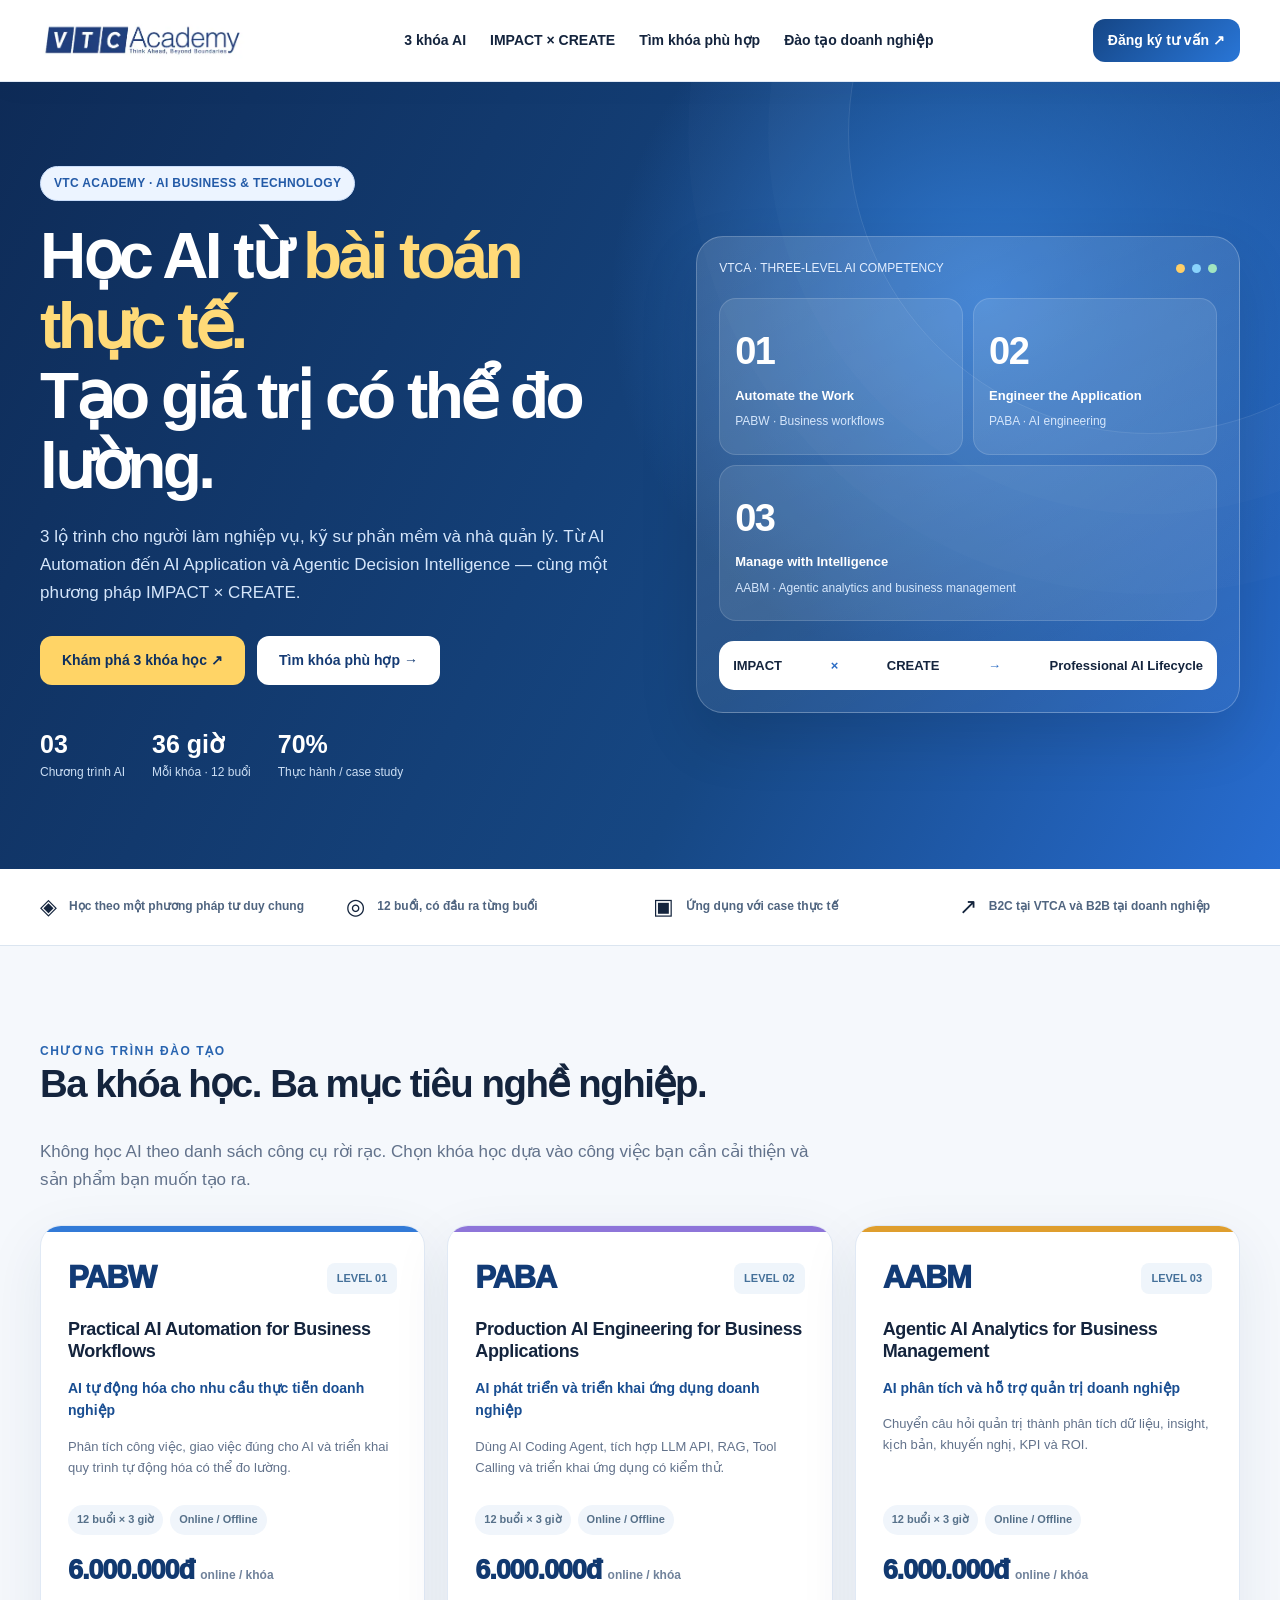
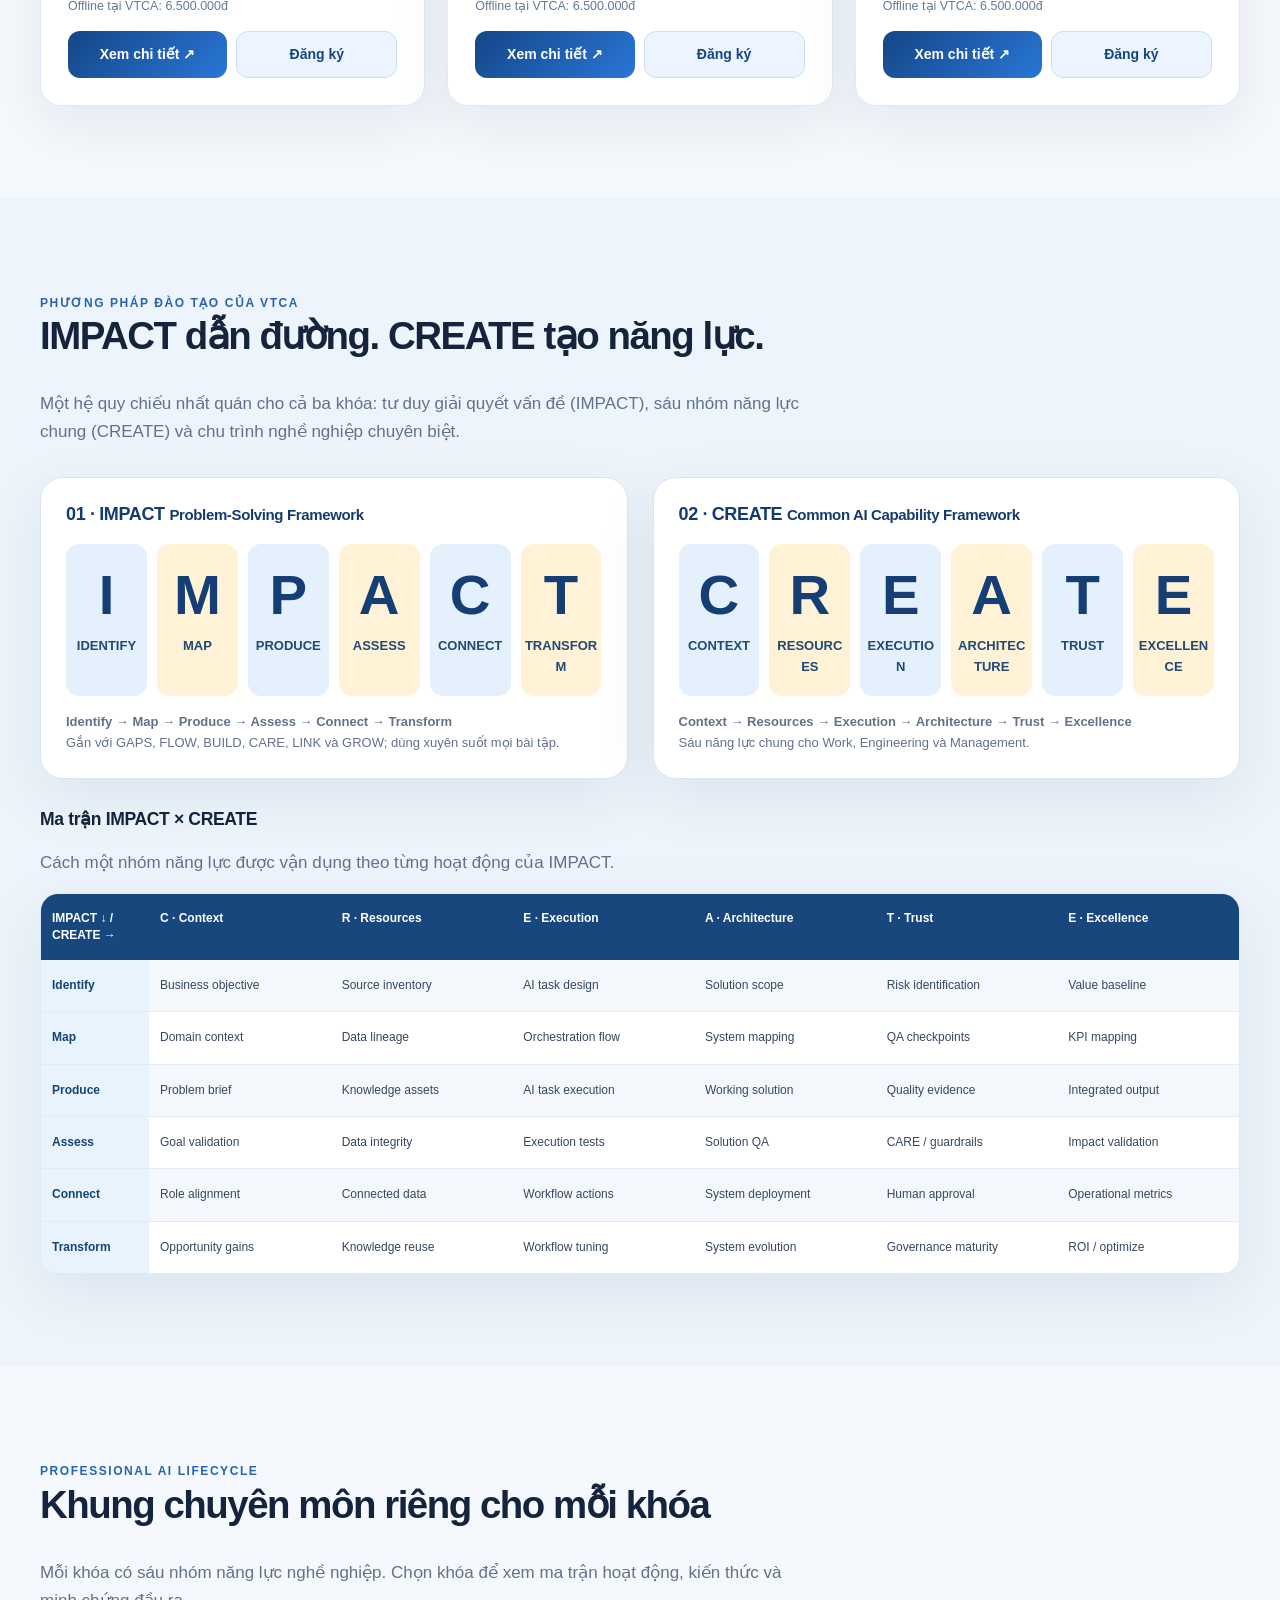
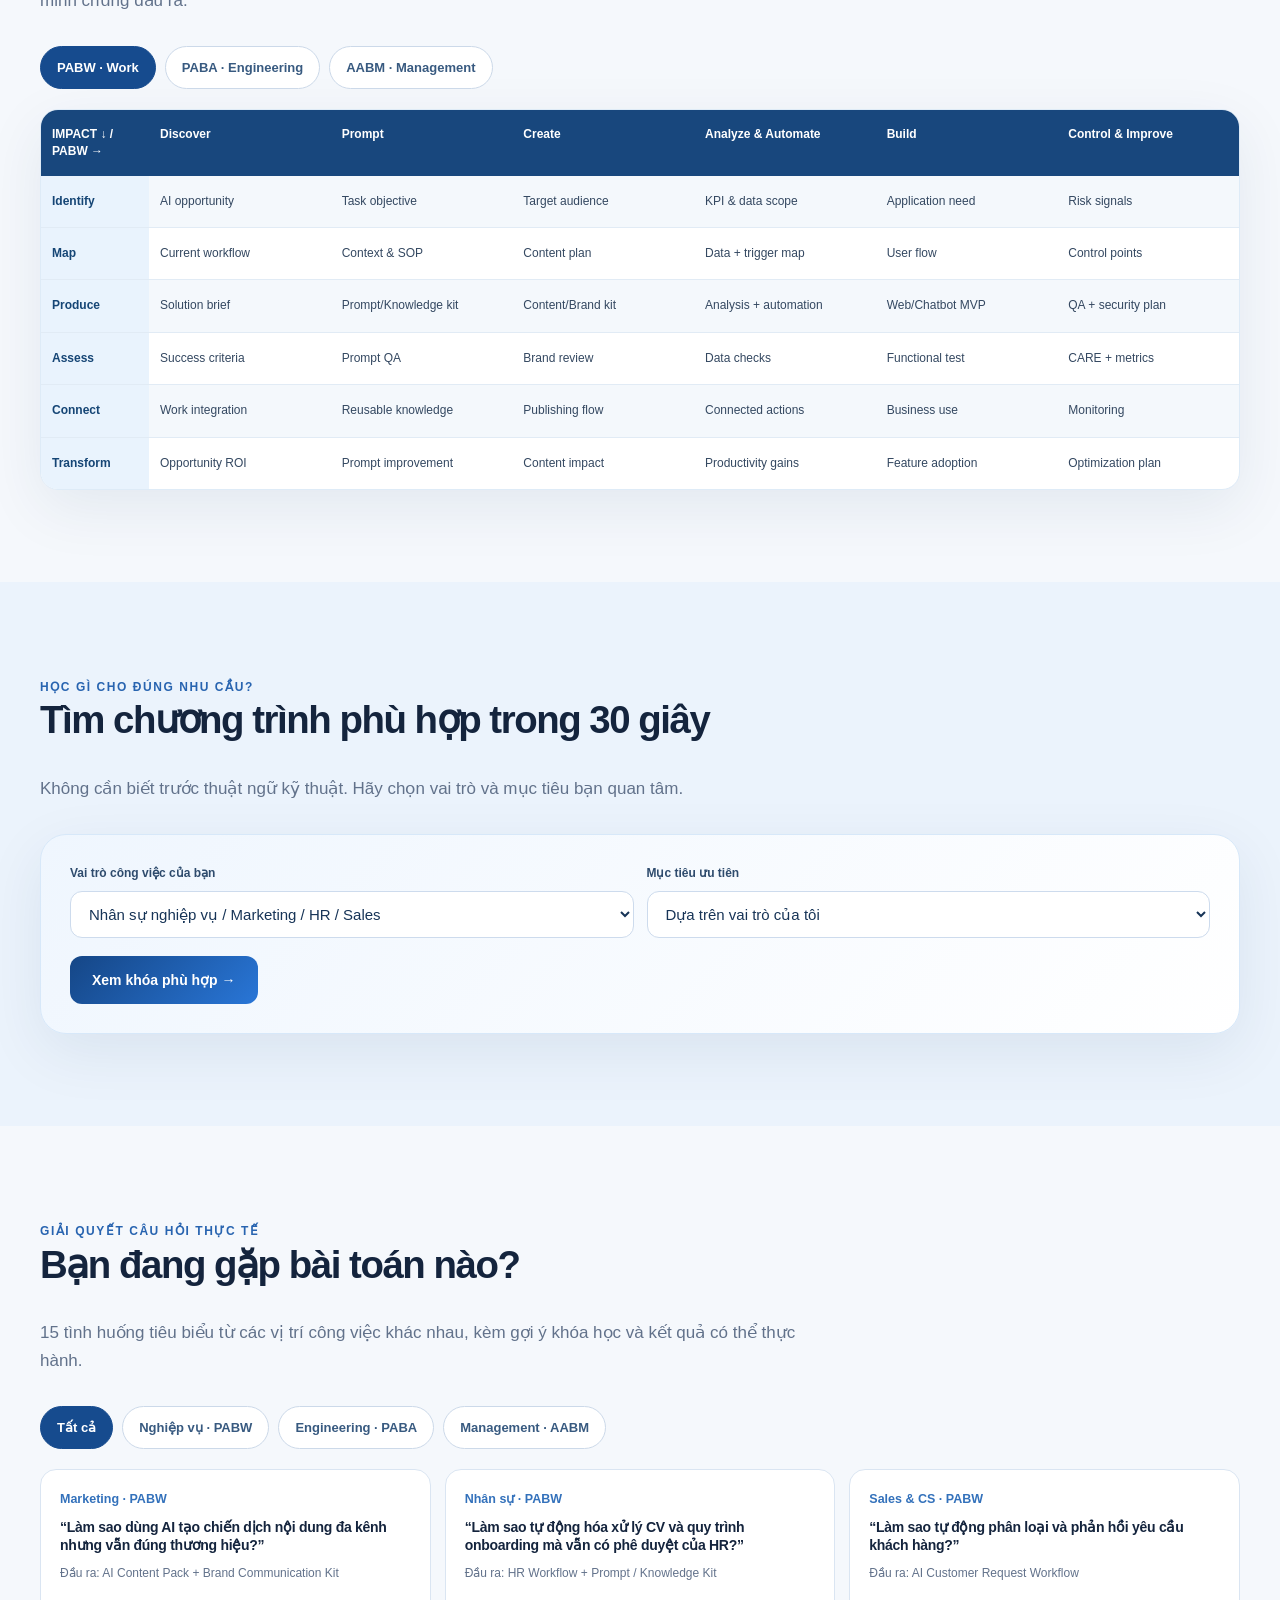
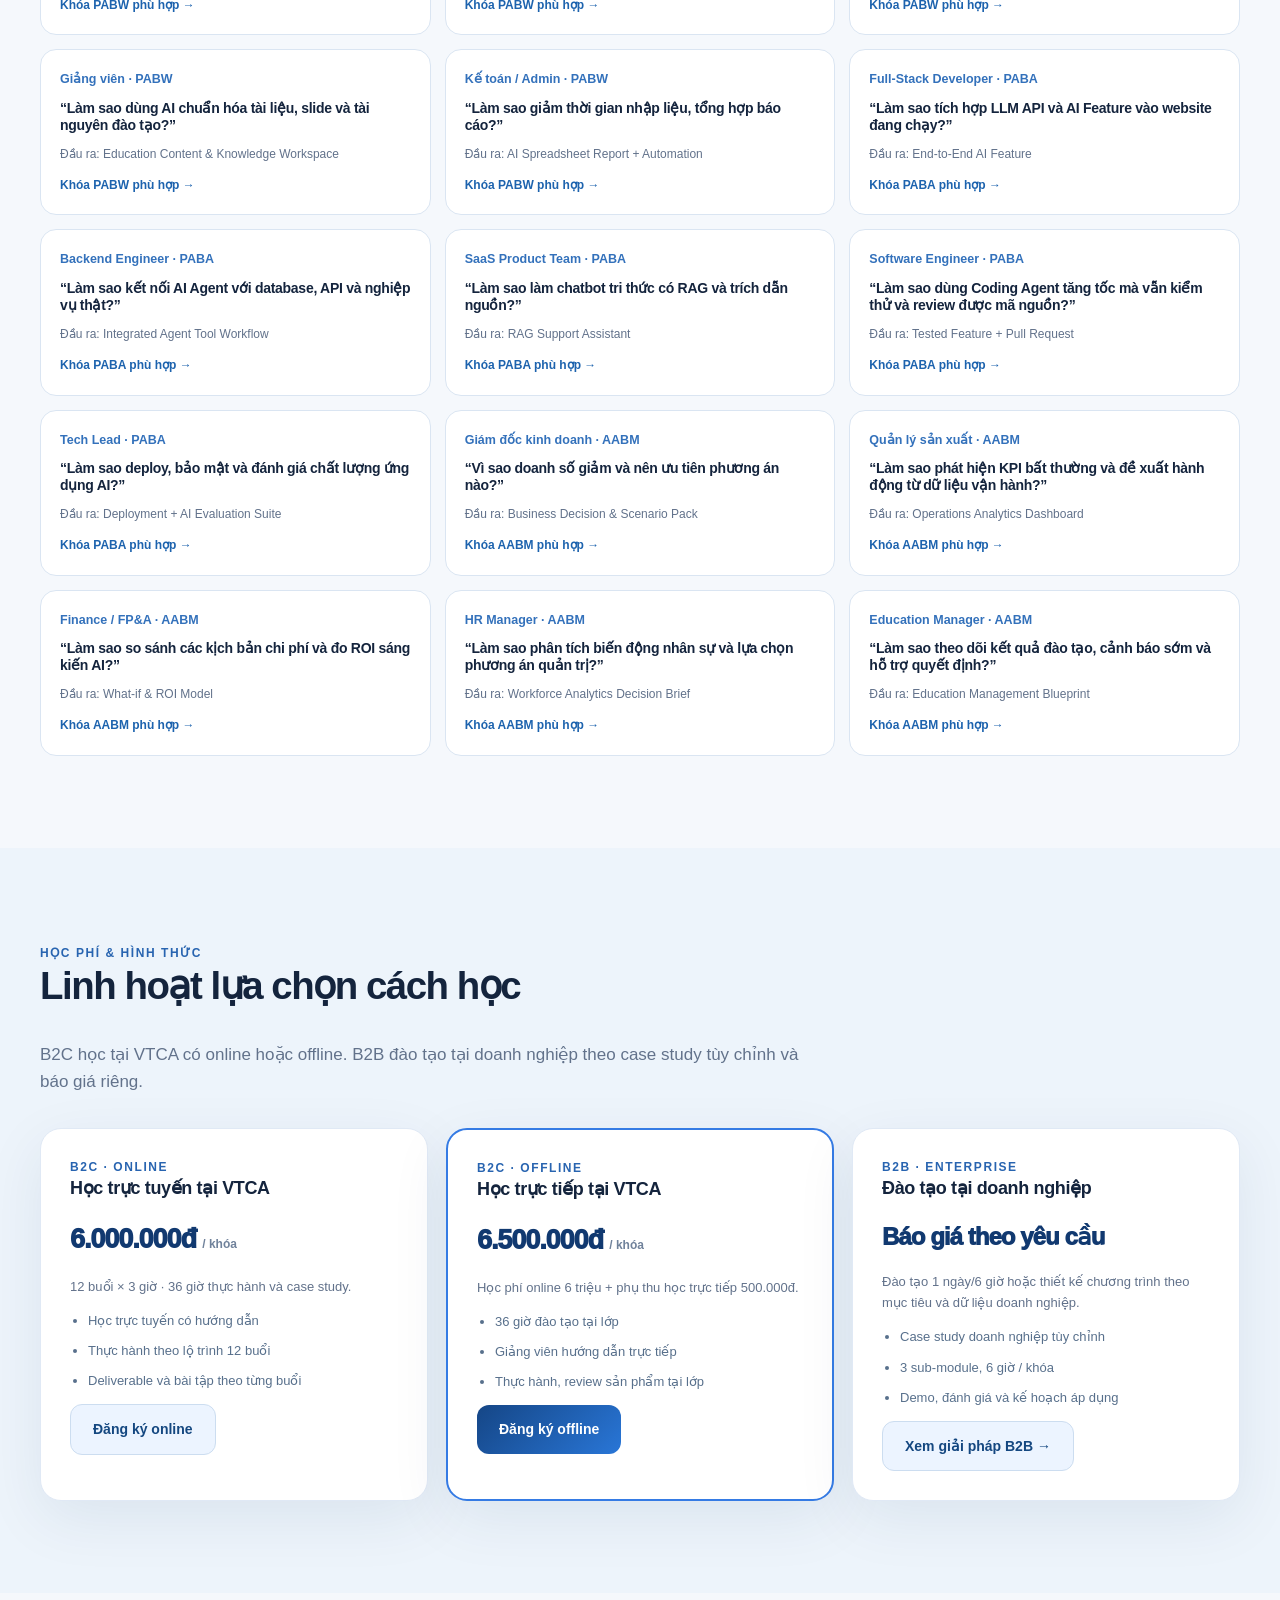
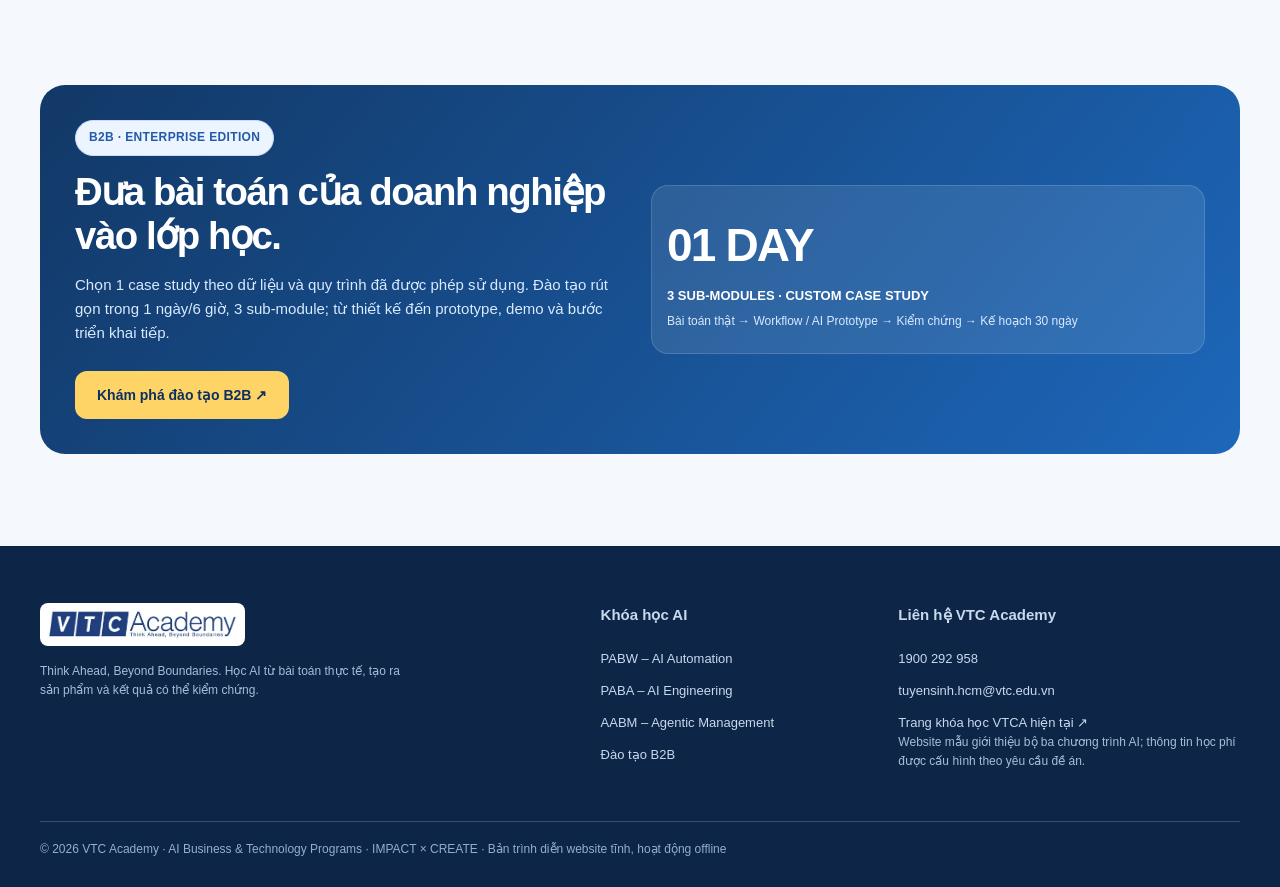
<file: index.html>
<!doctype html><html lang="vi"><head><meta charset="utf-8"><meta name="viewport" content="width=device-width,initial-scale=1"><meta name="description" content="Ba chương trình AI thực tiễn tại VTC Academy: PABW, PABA, AABM. IMPACT × CREATE. B2C và đào tạo B2B theo nhu cầu doanh nghiệp."><title>VTCA AI Programs | IMPACT × CREATE | VTC Academy</title><link rel="stylesheet" href="assets/css/style.css"></head><body data-page="home"><header class="site-header" id="site-header"></header><main>
<section class="hero"><div class="container hero-grid"><div><span class="kicker">VTC ACADEMY · AI BUSINESS & TECHNOLOGY</span><h1>Học AI từ <span>bài toán thực tế.</span><br>Tạo giá trị có thể đo lường.</h1><p>3 lộ trình cho người làm nghiệp vụ, kỹ sư phần mềm và nhà quản lý. Từ AI Automation đến AI Application và Agentic Decision Intelligence — cùng một phương pháp IMPACT × CREATE.</p><div class="hero-actions"><a class="btn yellow" href="#courses">Khám phá 3 khóa học ↗</a><a class="btn white" href="#matcher">Tìm khóa phù hợp →</a></div><div class="hero-stats"><div><b>03</b><span>Chương trình AI</span></div><div><b>36 giờ</b><span>Mỗi khóa · 12 buổi</span></div><div><b>70%</b><span>Thực hành / case study</span></div></div></div><div class="hero-visual" aria-label="Tổng quan ba chương trình"><div class="visual-top"><span>VTCA · THREE-LEVEL AI COMPETENCY</span><span class="lights"><i></i><i></i><i></i></span></div><div class="visual-center"><div class="visual-card"><b>01</b><span>Automate the Work</span><p>PABW · Business workflows</p></div><div class="visual-card"><b>02</b><span>Engineer the Application</span><p>PABA · AI engineering</p></div><div class="visual-card" style="grid-column:1/-1"><b>03</b><span>Manage with Intelligence</span><p>AABM · Agentic analytics and business management</p></div></div><div class="visual-bottom">IMPACT <span>×</span> CREATE <span>→</span> Professional AI Lifecycle</div></div></div></section>
<div class="metrics-strip"><div class="container metrics"><div><i>◈</i><span>Học theo một phương pháp tư duy chung</span></div><div><i>◎</i><span>12 buổi, có đầu ra từng buổi</span></div><div><i>▣</i><span>Ứng dụng với case thực tế</span></div><div><i>↗</i><span>B2C tại VTCA và B2B tại doanh nghiệp</span></div></div></div>
<section class="section" id="courses"><div class="container"><div class="section-head"><span class="eyebrow">CHƯƠNG TRÌNH ĐÀO TẠO</span><h2>Ba khóa học. Ba mục tiêu nghề nghiệp.</h2><p>Không học AI theo danh sách công cụ rời rạc. Chọn khóa học dựa vào công việc bạn cần cải thiện và sản phẩm bạn muốn tạo ra.</p></div><div class="grid3" id="home-courses"></div></div></section>
<section class="section" id="framework" style="background:#edf4fb"><div class="container"><div class="section-head"><span class="eyebrow">PHƯƠNG PHÁP ĐÀO TẠO CỦA VTCA</span><h2>IMPACT dẫn đường. CREATE tạo năng lực.</h2><p>Một hệ quy chiếu nhất quán cho cả ba khóa: tư duy giải quyết vấn đề (IMPACT), sáu nhóm năng lực chung (CREATE) và chu trình nghề nghiệp chuyên biệt.</p></div><div class="framework-columns"><div class="fw-frame"><h3>01 · IMPACT <small>Problem-Solving Framework</small></h3><div id="impact-frame"></div><p><b>Identify → Map → Produce → Assess → Connect → Transform</b><br>Gắn với GAPS, FLOW, BUILD, CARE, LINK và GROW; dùng xuyên suốt mọi bài tập.</p></div><div class="fw-frame"><h3>02 · CREATE <small>Common AI Capability Framework</small></h3><div id="create-frame"></div><p><b>Context → Resources → Execution → Architecture → Trust → Excellence</b><br>Sáu năng lực chung cho Work, Engineering và Management.</p></div></div><div style="margin-top:30px"><div class="section-head" style="margin-bottom:15px"><h3>Ma trận IMPACT × CREATE</h3><p>Cách một nhóm năng lực được vận dụng theo từng hoạt động của IMPACT.</p></div><div id="home-matrix"></div></div></div></section>
<section class="section"><div class="container"><div class="section-head"><span class="eyebrow">PROFESSIONAL AI LIFECYCLE</span><h2>Khung chuyên môn riêng cho mỗi khóa</h2><p>Mỗi khóa có sáu nhóm năng lực nghề nghiệp. Chọn khóa để xem ma trận hoạt động, kiến thức và minh chứng đầu ra.</p></div><div class="matrix-tabs"><button class="tab active" data-matrix="pabw">PABW · Work</button><button class="tab" data-matrix="paba">PABA · Engineering</button><button class="tab" data-matrix="aabm">AABM · Management</button></div><div id="special-matrix"></div></div></section>
<section class="section" id="matcher" style="background:#ebf3fc"><div class="container"><div class="section-head"><span class="eyebrow">HỌC GÌ CHO ĐÚNG NHU CẦU?</span><h2>Tìm chương trình phù hợp trong 30 giây</h2><p>Không cần biết trước thuật ngữ kỹ thuật. Hãy chọn vai trò và mục tiêu bạn quan tâm.</p></div><div class="quiz"><div class="quiz-controls"><div class="field"><label for="matcher-role">Vai trò công việc của bạn</label><select id="matcher-role"><option value="pabw">Nhân sự nghiệp vụ / Marketing / HR / Sales</option><option value="paba">Lập trình viên / Kỹ sư phần mềm</option><option value="aabm">Quản lý / Trưởng phòng / Business Analyst</option></select></div><div class="field"><label for="matcher-need">Mục tiêu ưu tiên</label><select id="matcher-need"><option value="">Dựa trên vai trò của tôi</option><option value="pabw">Tạo nội dung, phân tích công việc, tự động hóa</option><option value="paba">Code bằng AI, phát triển AI App, RAG / Agent</option><option value="aabm">Phân tích dữ liệu, KPI, scenario, ra quyết định</option></select></div></div><button class="btn primary" id="matcher-btn" style="margin-top:18px">Xem khóa phù hợp →</button><div id="matcher-result"></div></div></div></section>
<section class="section" id="questions"><div class="container"><div class="section-head"><span class="eyebrow">GIẢI QUYẾT CÂU HỎI THỰC TẾ</span><h2>Bạn đang gặp bài toán nào?</h2><p>15 tình huống tiêu biểu từ các vị trí công việc khác nhau, kèm gợi ý khóa học và kết quả có thể thực hành.</p></div><div class="filter-chips" id="qfilters"><button class="tab active" data-filter="all">Tất cả</button><button class="tab" data-filter="pabw">Nghiệp vụ · PABW</button><button class="tab" data-filter="paba">Engineering · PABA</button><button class="tab" data-filter="aabm">Management · AABM</button></div><div class="question-grid" id="home-questions"></div></div></section>
<section class="section" id="pricing" style="background:#edf4fb"><div class="container"><div class="section-head"><span class="eyebrow">HỌC PHÍ & HÌNH THỨC</span><h2>Linh hoạt lựa chọn cách học</h2><p>B2C học tại VTCA có online hoặc offline. B2B đào tạo tại doanh nghiệp theo case study tùy chỉnh và báo giá riêng.</p></div><div class="price-grid" id="home-pricing"></div></div></section>
<section class="section"><div class="container"><div class="feature-panel"><div class="grid2" style="align-items:center"><div><span class="kicker">B2B · ENTERPRISE EDITION</span><h2 style="margin:14px 0">Đưa bài toán của doanh nghiệp vào lớp học.</h2><p>Chọn 1 case study theo dữ liệu và quy trình đã được phép sử dụng. Đào tạo rút gọn trong 1 ngày/6 giờ, 3 sub-module; từ thiết kế đến prototype, demo và bước triển khai tiếp.</p><a class="btn yellow" href="doanh-nghiep.html">Khám phá đào tạo B2B ↗</a></div><div><div class="visual-card"><b style="font-size:46px">01 DAY</b><span>3 SUB-MODULES · CUSTOM CASE STUDY</span><p>Bài toán thật → Workflow / AI Prototype → Kiểm chứng → Kế hoạch 30 ngày</p></div></div></div></div></div></section>
</main><footer class="site-footer" id="site-footer"></footer><script src="assets/js/data.js"></script><script src="assets/js/app.js"></script></body></html>
</file>
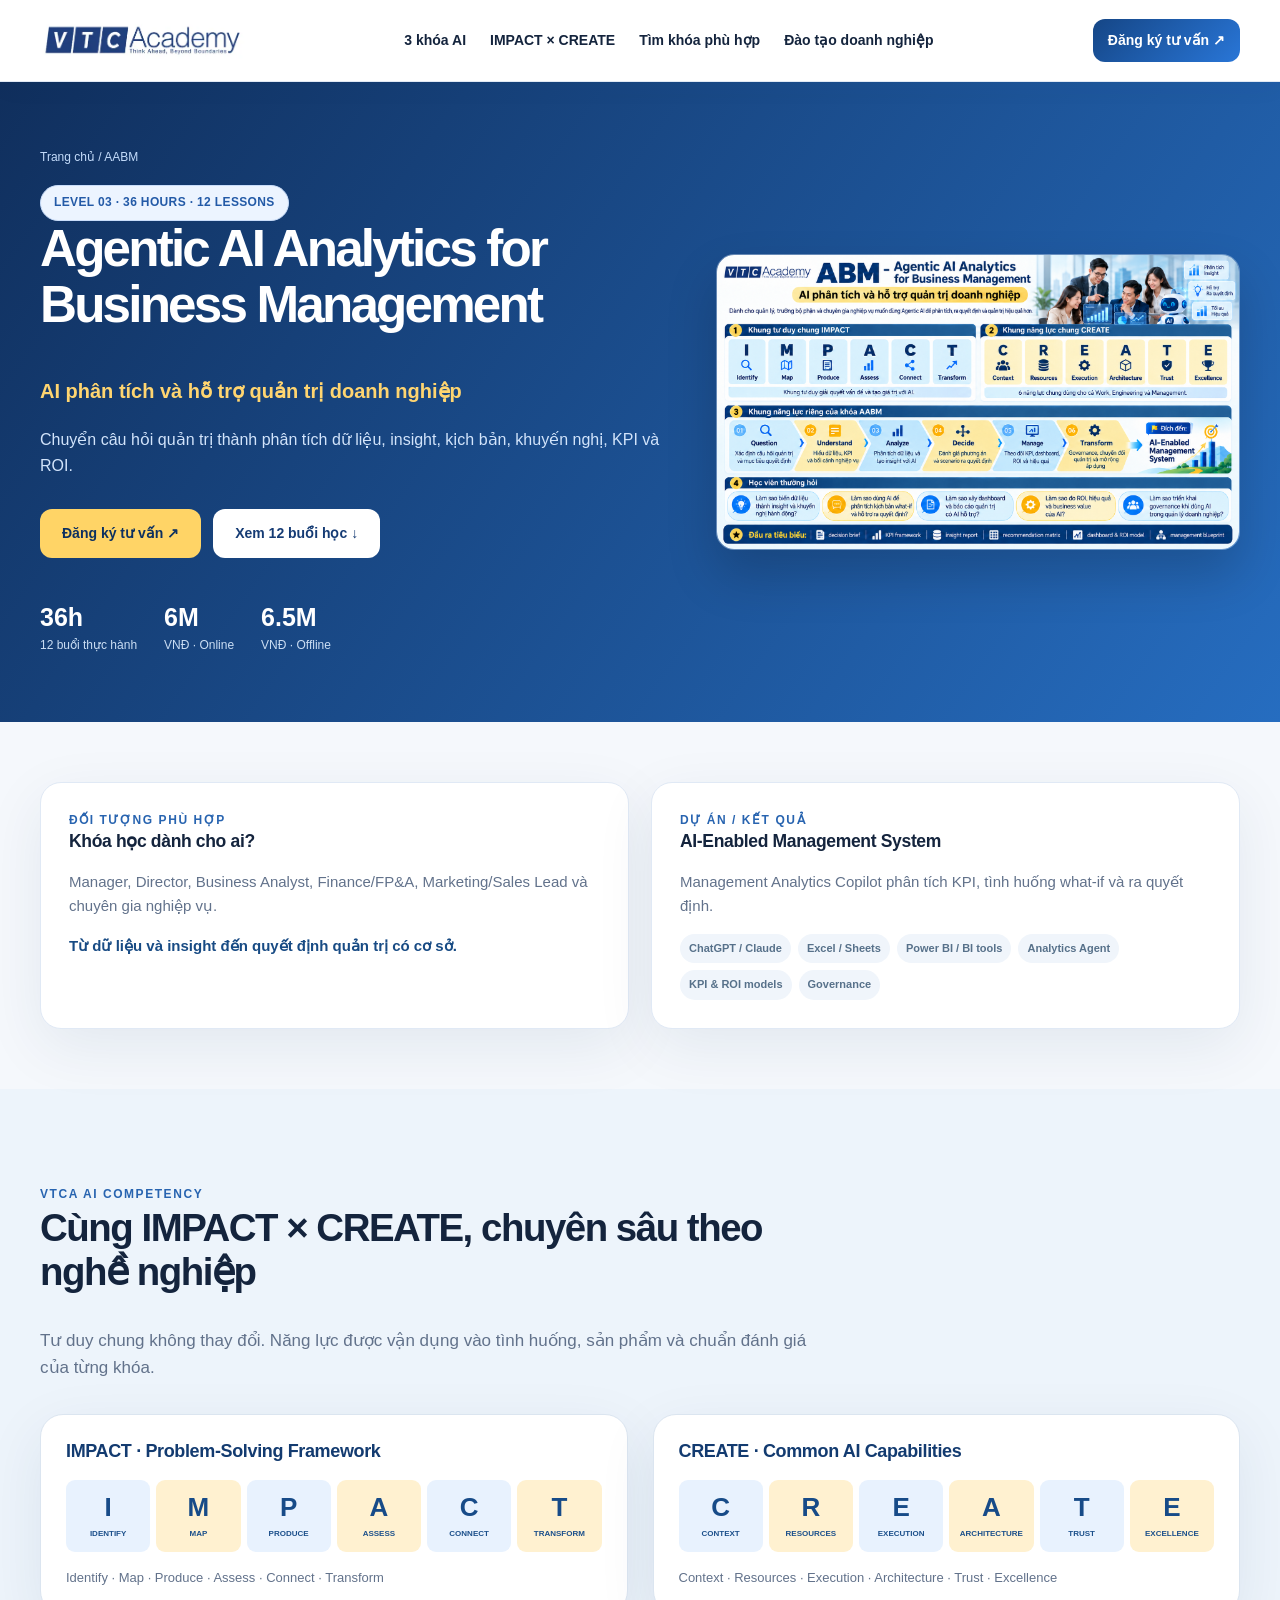
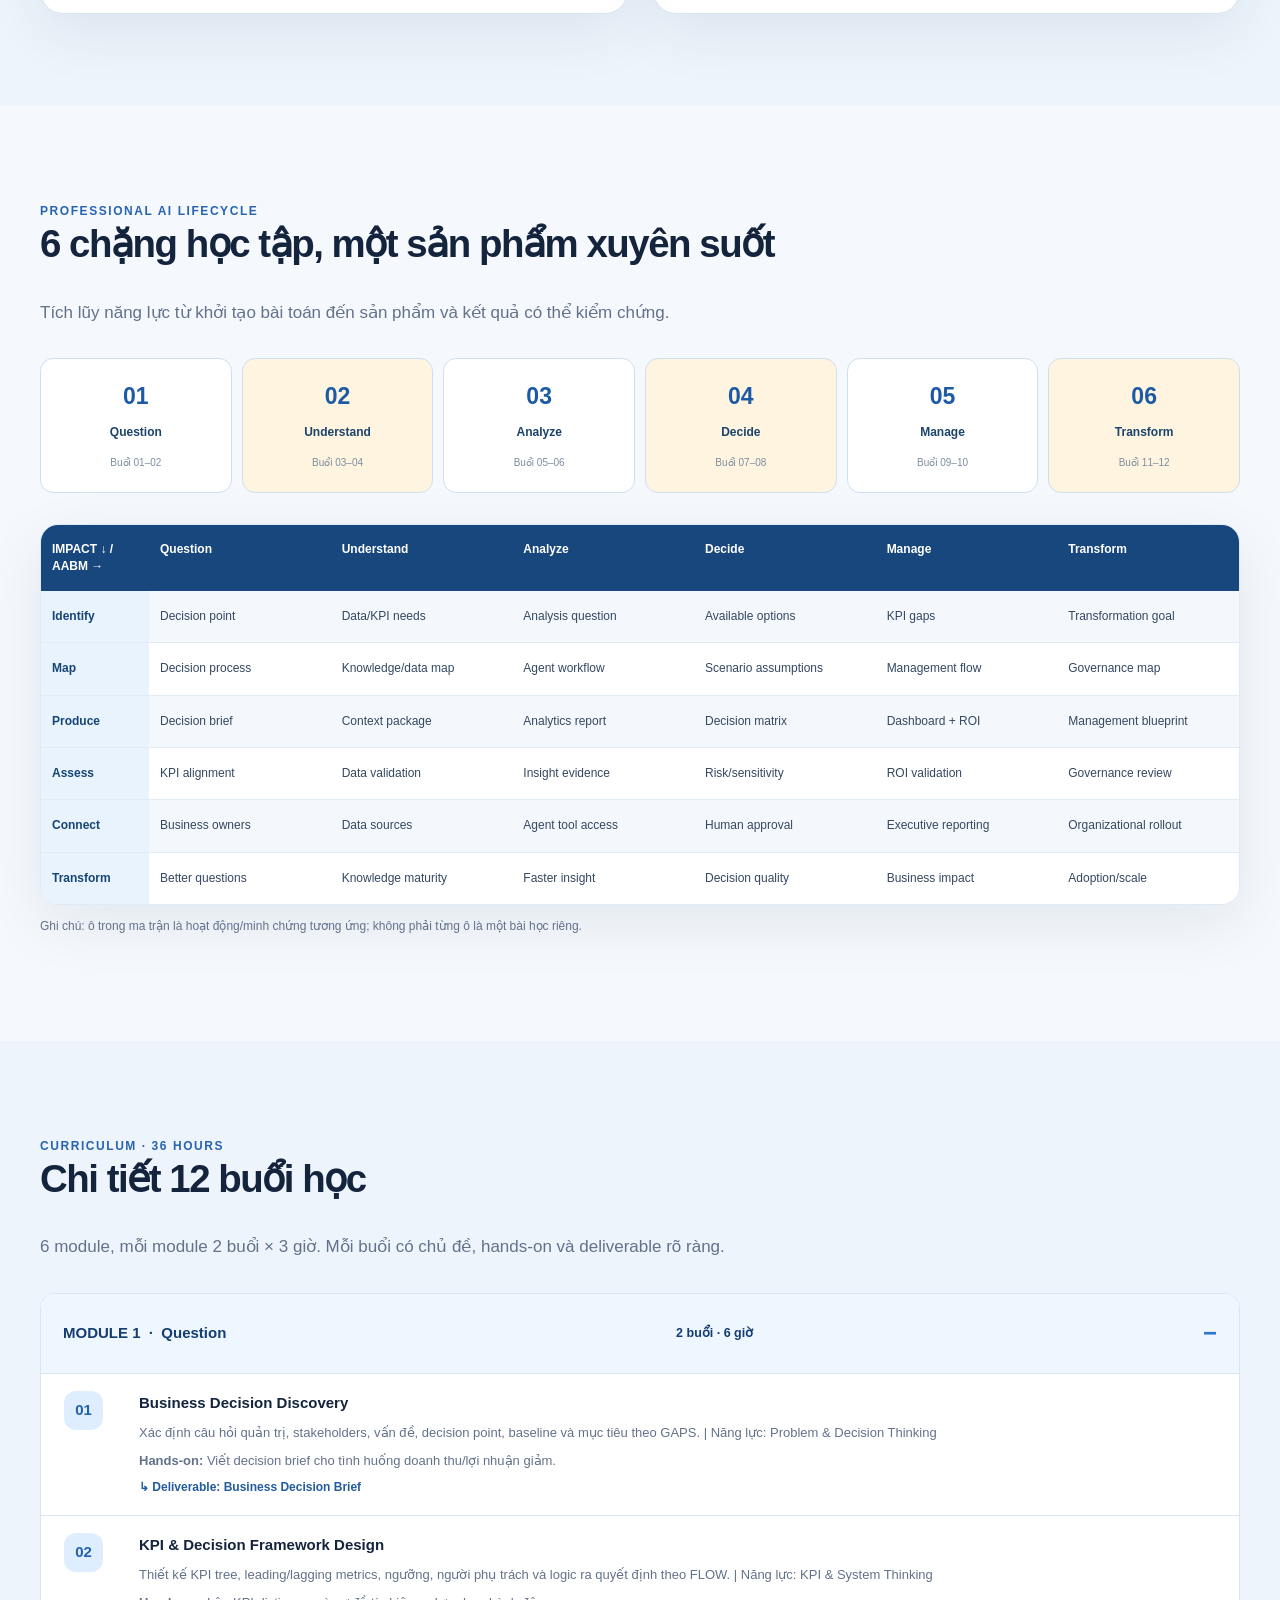
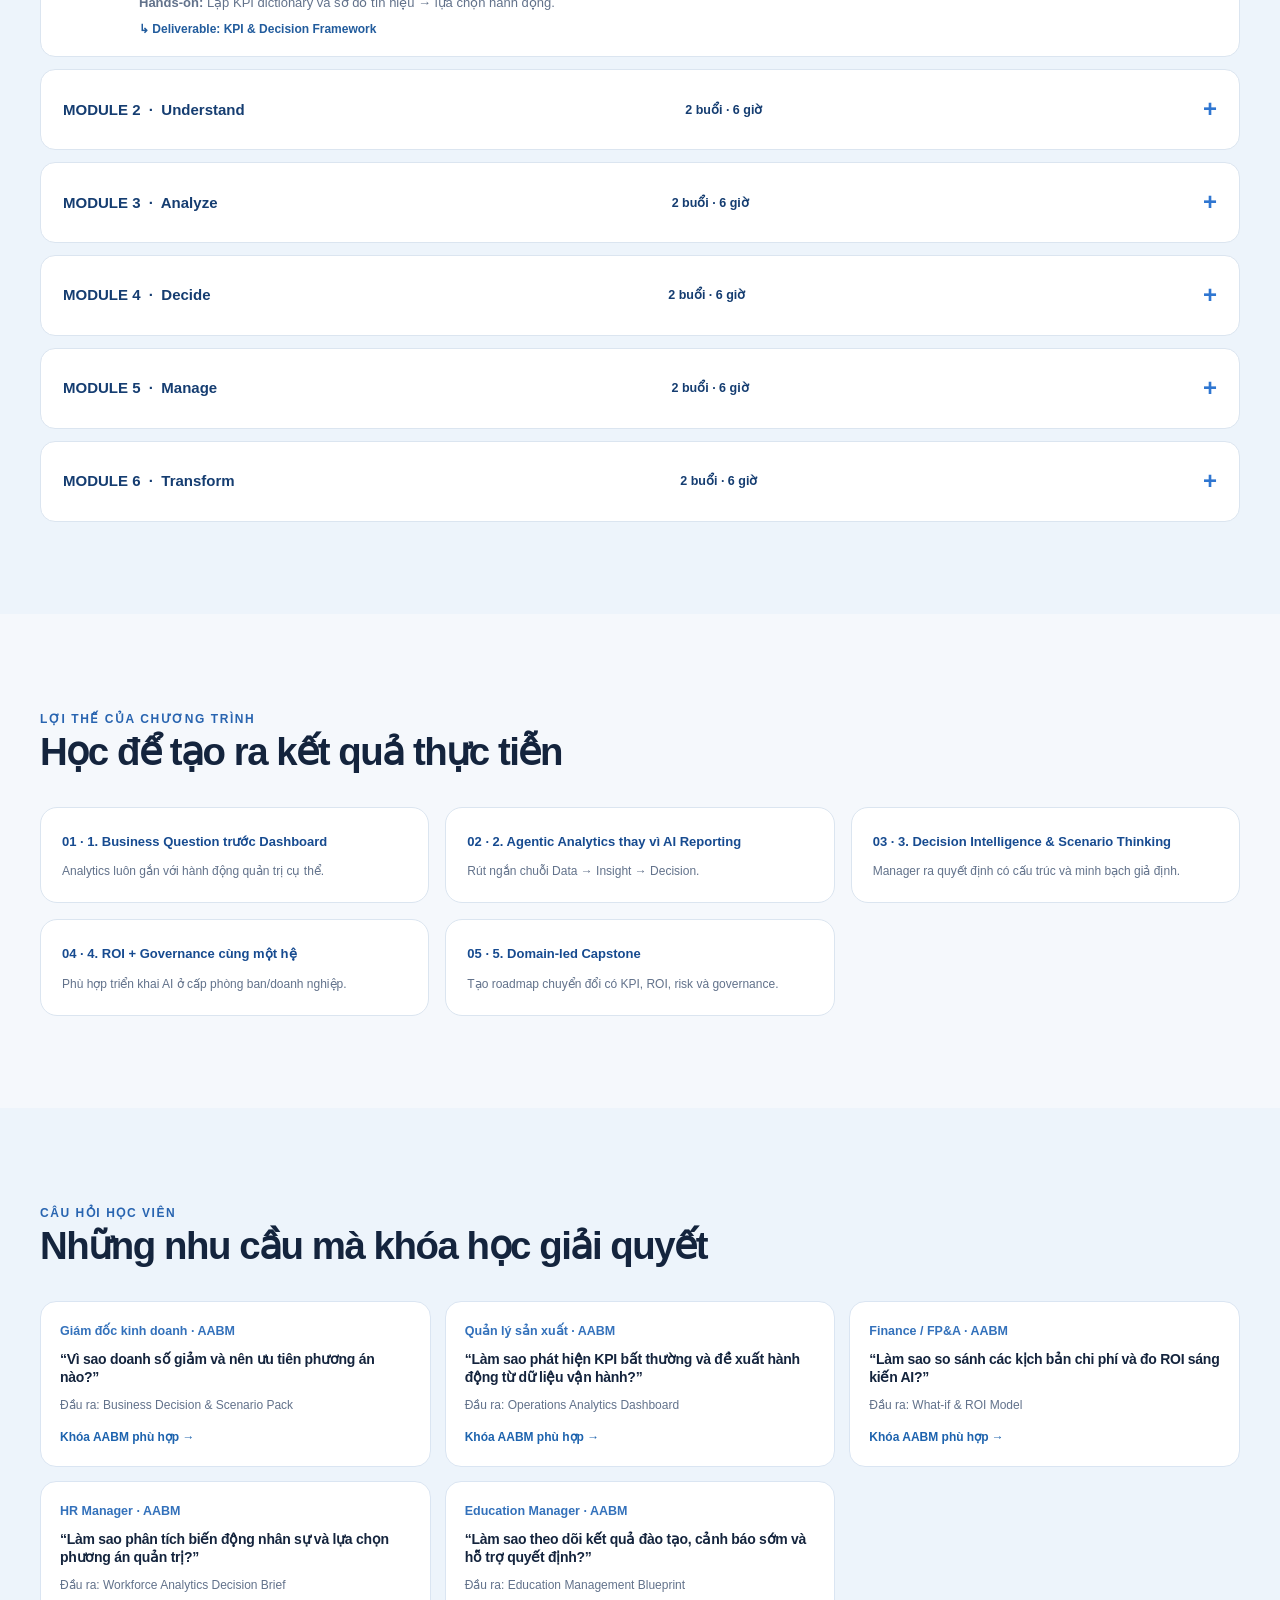
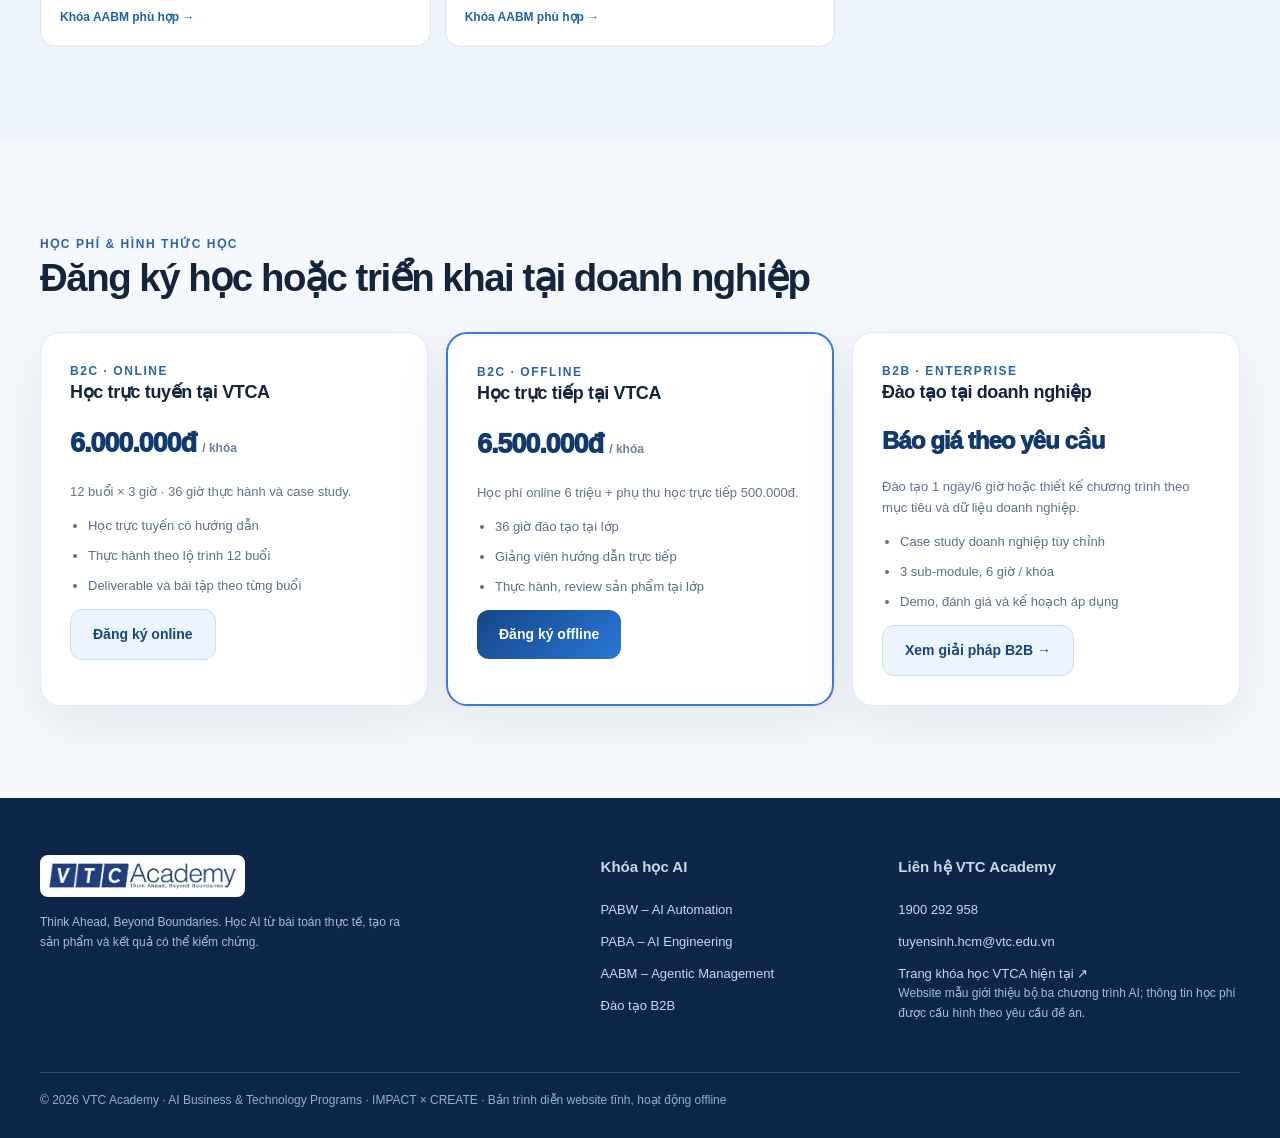
<file: aabm.html>
<!doctype html><html lang="vi"><head><meta charset="utf-8"><meta name="viewport" content="width=device-width,initial-scale=1"><meta name="description" content="Chương trình AI 36 giờ VTC Academy, lộ trình IMPACT × CREATE, 12 buổi thực hành, B2C và B2B."><title>AI Programs | VTCA Academy</title><link rel="stylesheet" href="assets/css/style.css"></head><body data-page="course" data-course="aabm"><header class="site-header" id="site-header"></header><main><section class="detail-hero" id="detail-hero"></section><section class="section tight"><div class="container"><div id="detail-intro"></div></div></section><section class="section" style="background:#edf4fb"><div class="container"><div class="section-head"><span class="eyebrow">VTCA AI COMPETENCY</span><h2>Cùng IMPACT × CREATE, chuyên sâu theo nghề nghiệp</h2><p>Tư duy chung không thay đổi. Năng lực được vận dụng vào tình huống, sản phẩm và chuẩn đánh giá của từng khóa.</p></div><div class="framework-columns"><div class="fw-frame"><h3>IMPACT · Problem-Solving Framework</h3><div id="detail-impact"></div><p>Identify · Map · Produce · Assess · Connect · Transform</p></div><div class="fw-frame"><h3>CREATE · Common AI Capabilities</h3><div id="detail-create"></div><p>Context · Resources · Execution · Architecture · Trust · Excellence</p></div></div></div></section><section class="section"><div class="container"><div class="section-head"><span class="eyebrow">PROFESSIONAL AI LIFECYCLE</span><h2>6 chặng học tập, một sản phẩm xuyên suốt</h2><p>Tích lũy năng lực từ khởi tạo bài toán đến sản phẩm và kết quả có thể kiểm chứng.</p></div><div class="stepflow" id="detail-steps"></div><div style="margin-top:31px" id="detail-matrix"></div><p style="font-size:12px;margin-top:12px">Ghi chú: ô trong ma trận là hoạt động/minh chứng tương ứng; không phải từng ô là một bài học riêng.</p></div></section><section class="section" id="curriculum" style="background:#edf4fb"><div class="container"><div class="section-head"><span class="eyebrow">CURRICULUM · 36 HOURS</span><h2>Chi tiết 12 buổi học</h2><p>6 module, mỗi module 2 buổi × 3 giờ. Mỗi buổi có chủ đề, hands-on và deliverable rõ ràng.</p></div><div class="modules" id="detail-modules"></div></div></section><section class="section"><div class="container"><div class="section-head"><span class="eyebrow">LỢI THẾ CỦA CHƯƠNG TRÌNH</span><h2>Học để tạo ra kết quả thực tiễn</h2></div><div class="outcome-grid" id="detail-usps"></div></div></section><section class="section" style="background:#edf4fb"><div class="container"><div class="section-head"><span class="eyebrow">CÂU HỎI HỌC VIÊN</span><h2>Những nhu cầu mà khóa học giải quyết</h2></div><div class="question-grid" id="detail-questions"></div></div></section><section class="section"><div class="container"><div class="section-head"><span class="eyebrow">HỌC PHÍ & HÌNH THỨC HỌC</span><h2>Đăng ký học hoặc triển khai tại doanh nghiệp</h2></div><div class="price-grid" id="detail-price"></div></div></section></main><footer class="site-footer" id="site-footer"></footer><script src="assets/js/data.js"></script><script src="assets/js/app.js"></script></body></html>
</file>
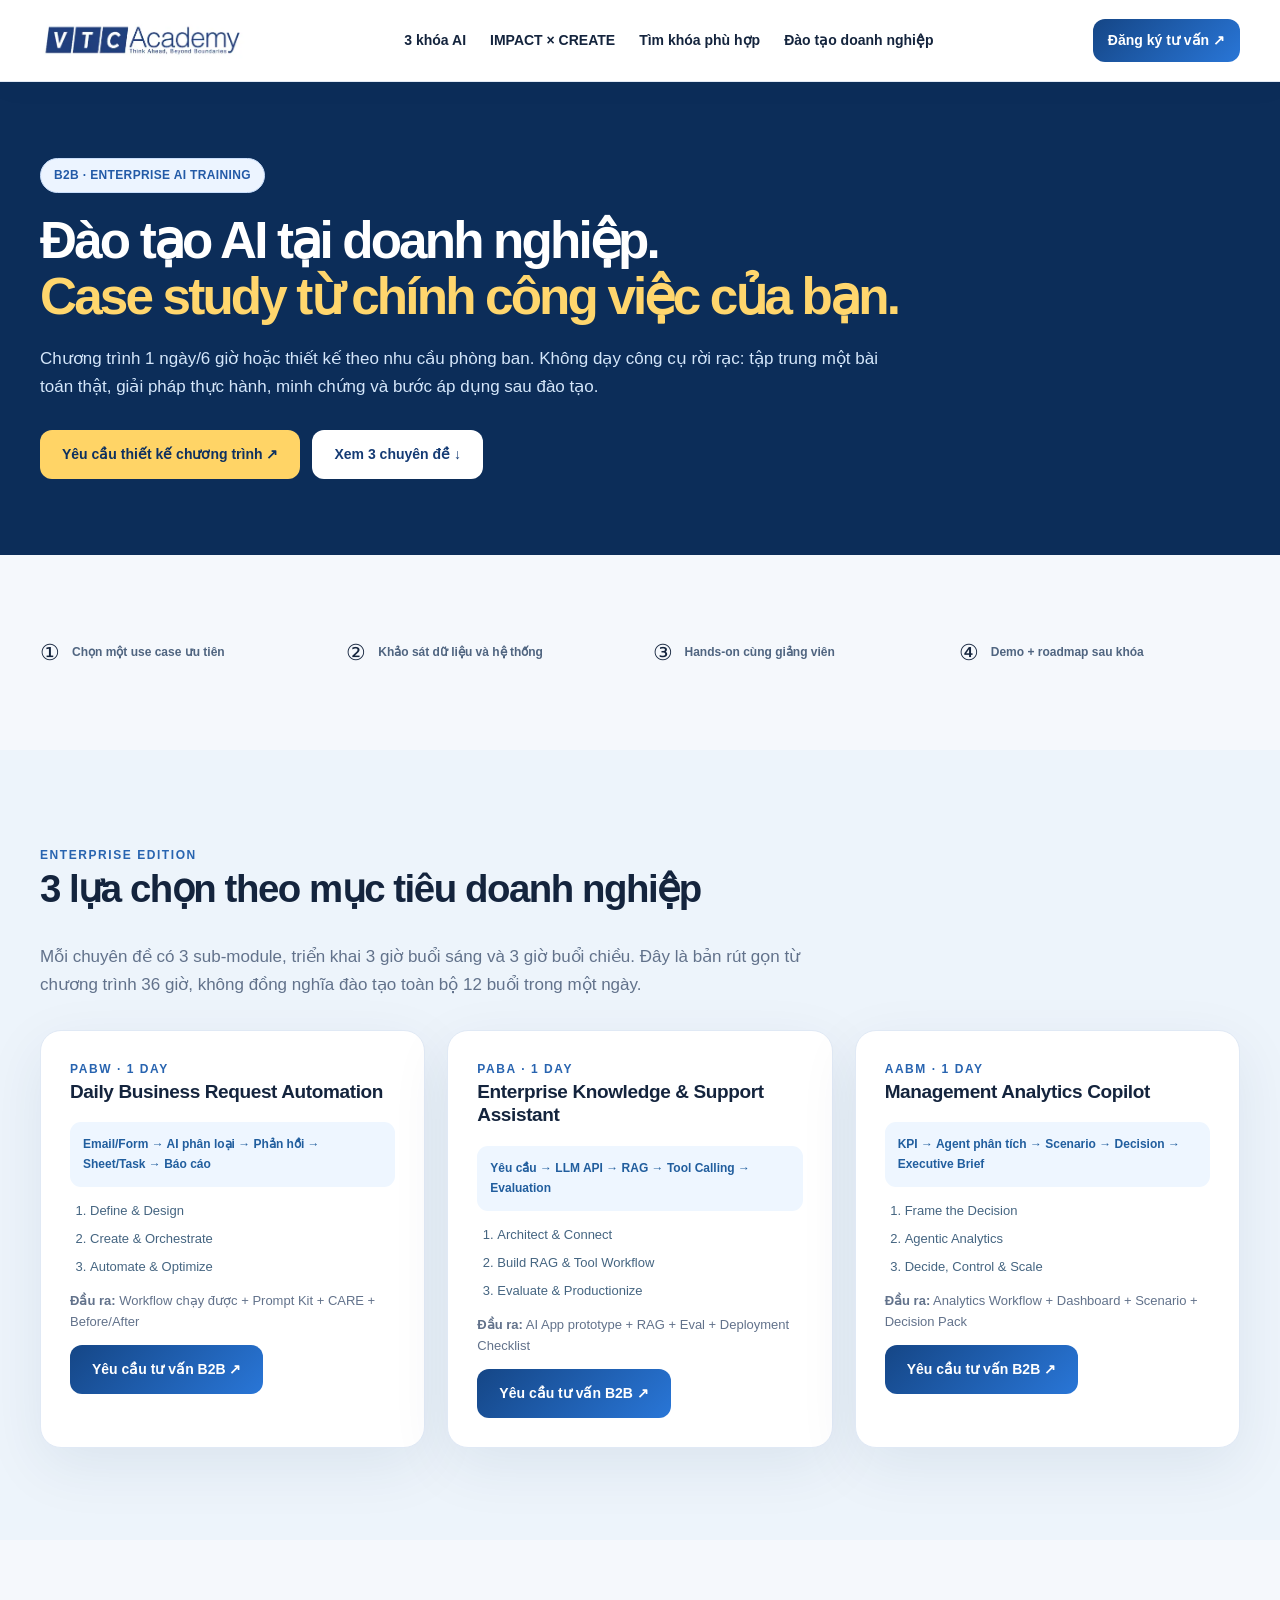
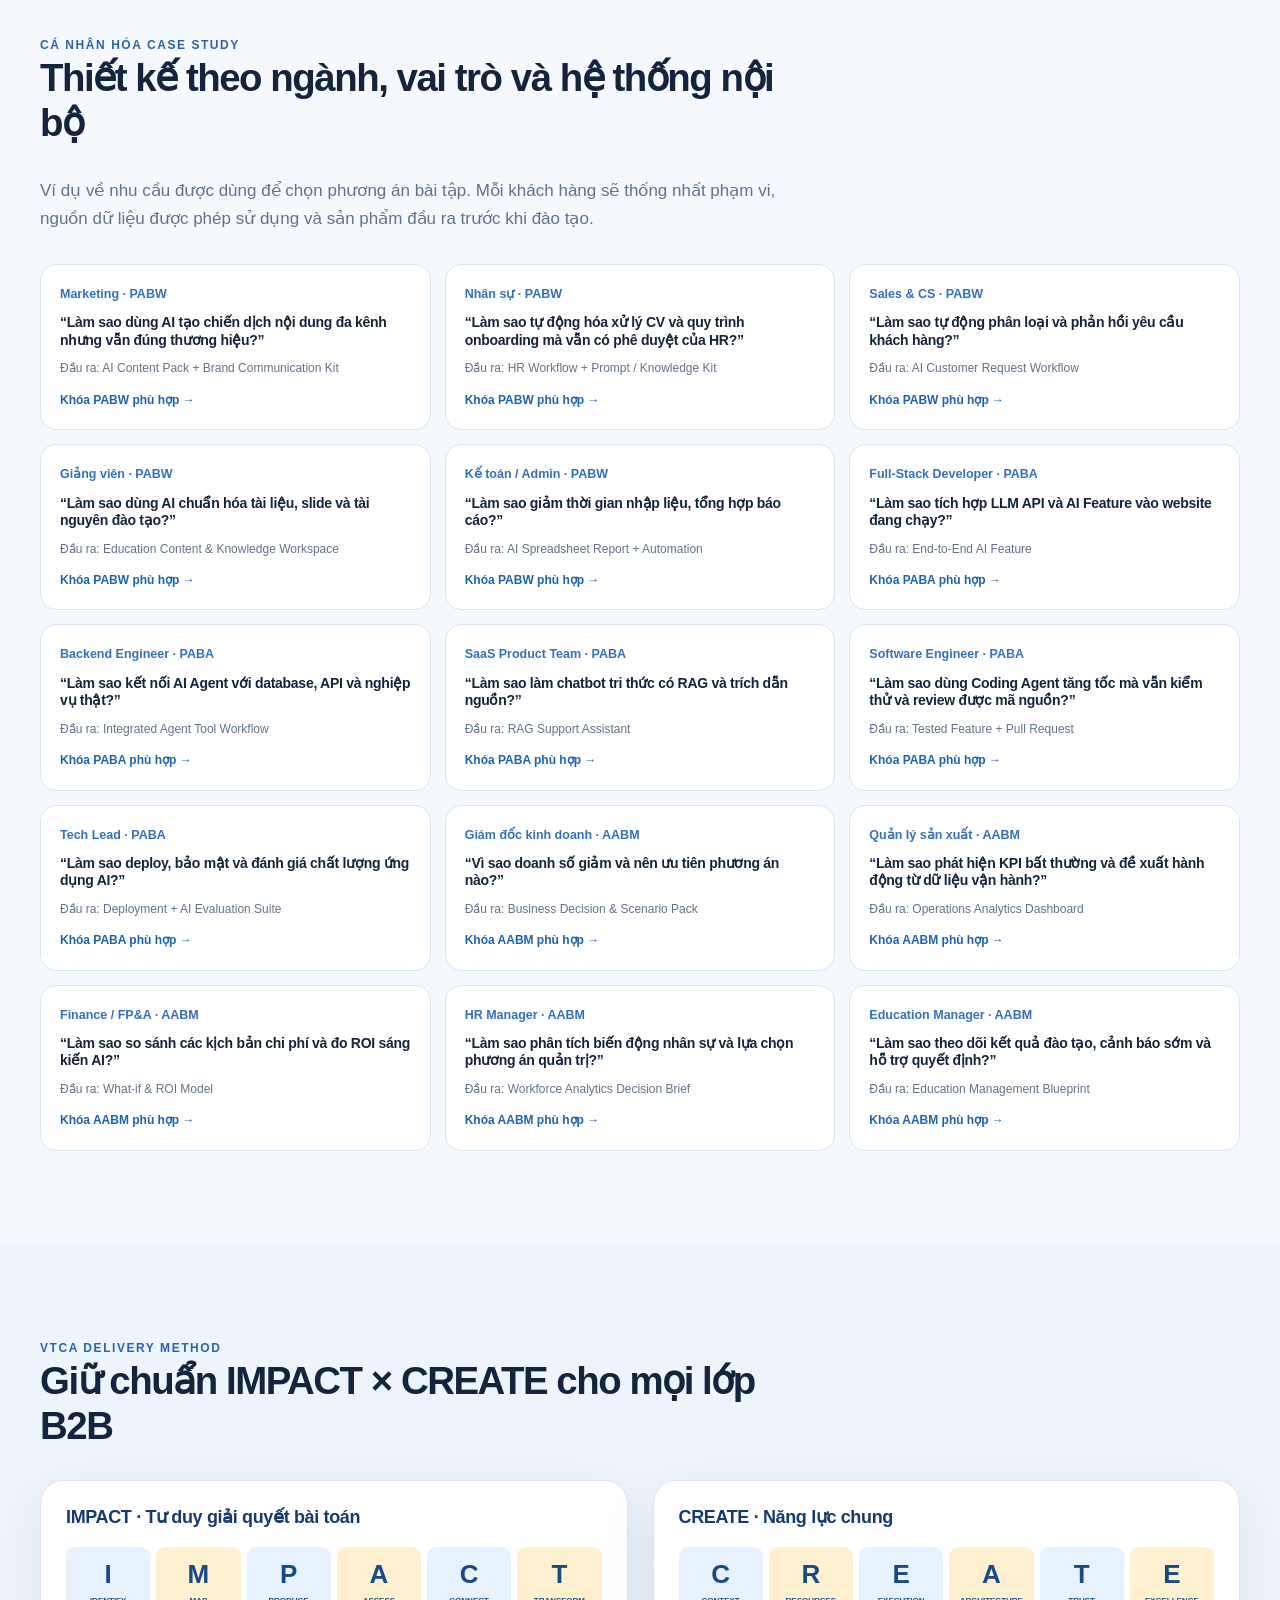
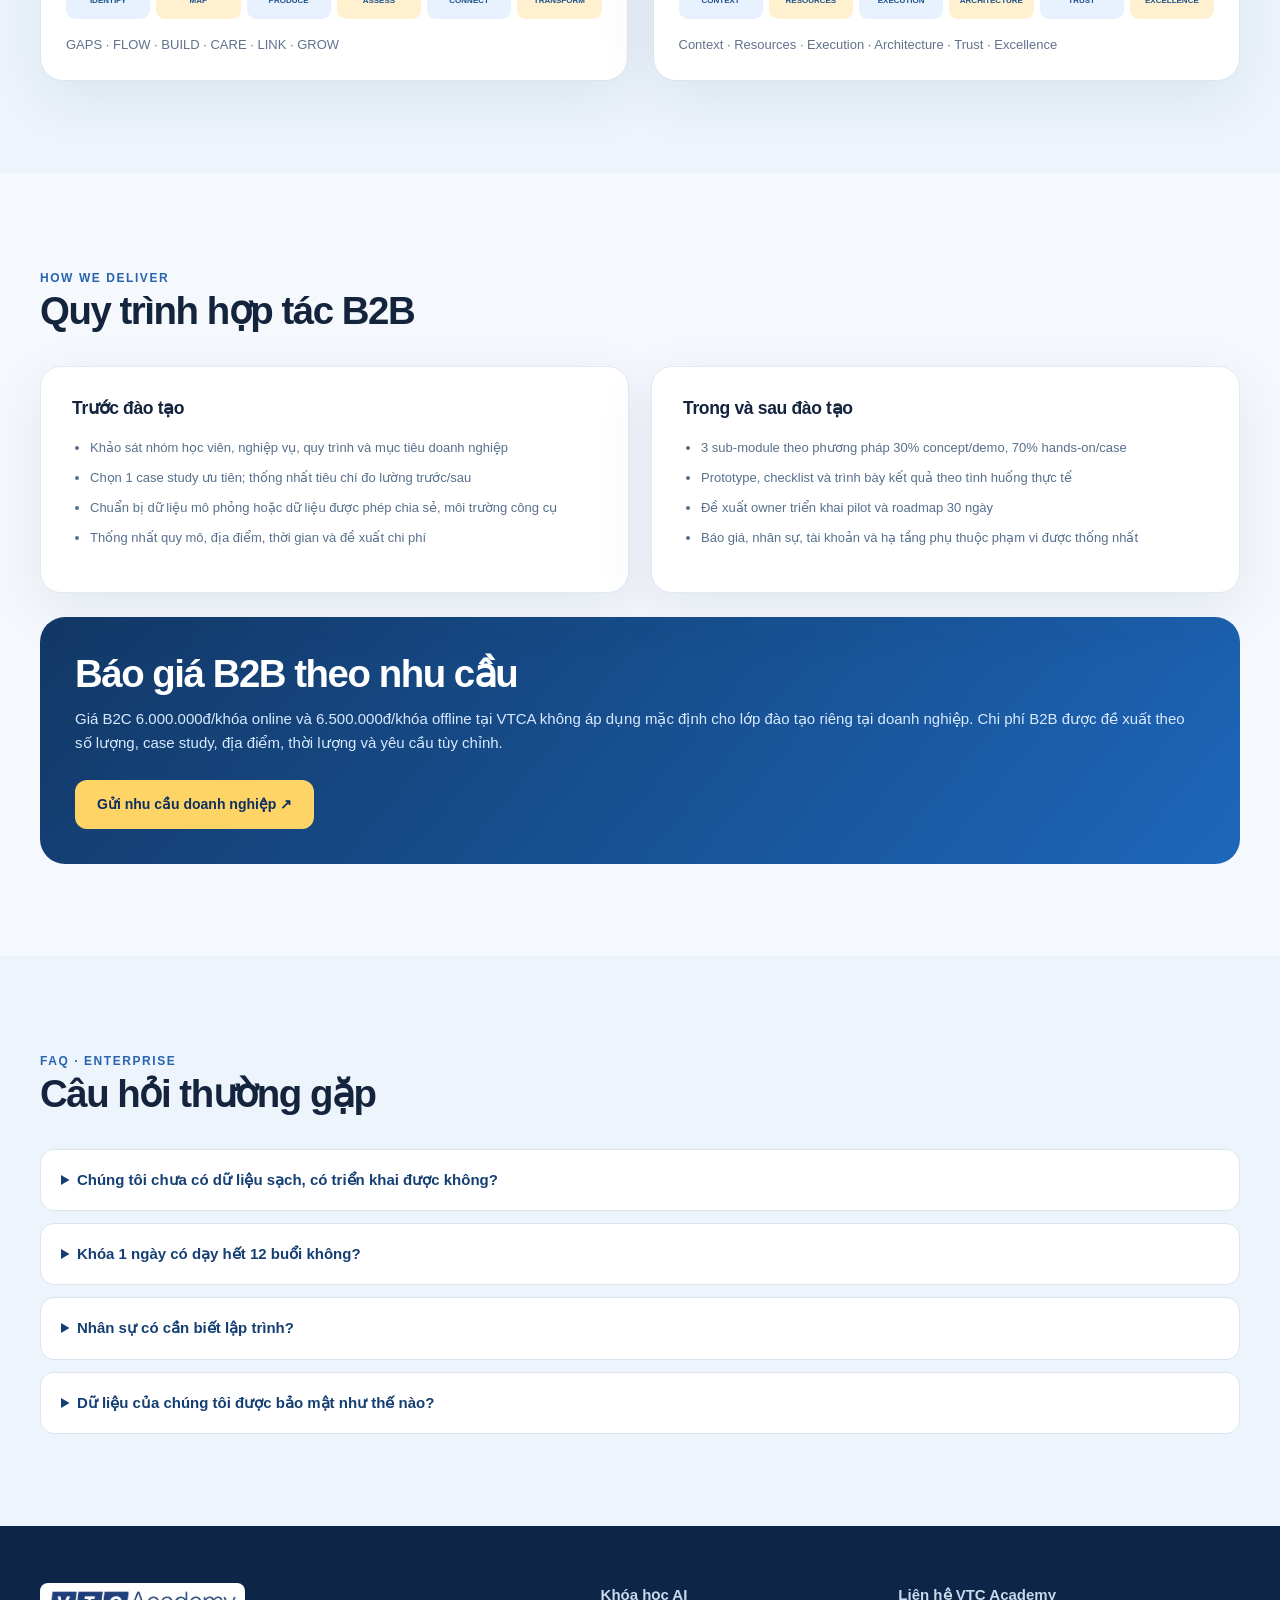
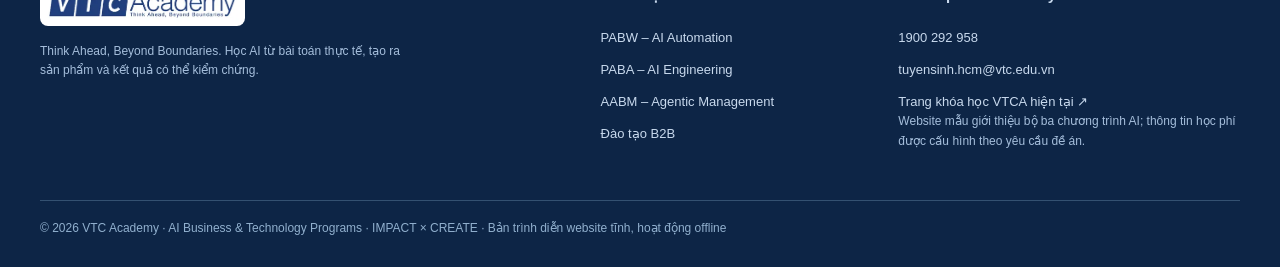
<file: doanh-nghiep.html>
<!doctype html><html lang="vi"><head><meta charset="utf-8"><meta name="viewport" content="width=device-width,initial-scale=1"><meta name="description" content="Đào tạo AI tại doanh nghiệp theo case study riêng: PABW, PABA, AABM. 1 ngày 6 giờ và lộ trình tùy chỉnh."><title>Đào tạo AI Doanh nghiệp B2B | VTC Academy</title><link rel="stylesheet" href="assets/css/style.css"></head><body data-page="b2b"><header class="site-header" id="site-header"></header><main><section class="b2b-top"><div class="container"><span class="kicker">B2B · ENTERPRISE AI TRAINING</span><h1 style="max-width:870px;margin:20px 0">Đào tạo AI tại doanh nghiệp.<br><span style="color:#ffd66d">Case study từ chính công việc của bạn.</span></h1><p style="max-width:860px;font-size:17px">Chương trình 1 ngày/6 giờ hoặc thiết kế theo nhu cầu phòng ban. Không dạy công cụ rời rạc: tập trung một bài toán thật, giải pháp thực hành, minh chứng và bước áp dụng sau đào tạo.</p><div class="hero-actions"><button class="btn yellow" data-register data-format="B2B tại doanh nghiệp">Yêu cầu thiết kế chương trình ↗</button><a class="btn white" href="#b2b-programs">Xem 3 chuyên đề ↓</a></div></div></section><section class="section tight"><div class="container"><div class="metrics"><div><i>①</i><span>Chọn một use case ưu tiên</span></div><div><i>②</i><span>Khảo sát dữ liệu và hệ thống</span></div><div><i>③</i><span>Hands-on cùng giảng viên</span></div><div><i>④</i><span>Demo + roadmap sau khóa</span></div></div></div></section><section class="section" id="b2b-programs" style="background:#edf4fb"><div class="container"><div class="section-head"><span class="eyebrow">ENTERPRISE EDITION</span><h2>3 lựa chọn theo mục tiêu doanh nghiệp</h2><p>Mỗi chuyên đề có 3 sub-module, triển khai 3 giờ buổi sáng và 3 giờ buổi chiều. Đây là bản rút gọn từ chương trình 36 giờ, không đồng nghĩa đào tạo toàn bộ 12 buổi trong một ngày.</p></div><div class="grid3" id="b2b-cards"></div></div></section><section class="section"><div class="container"><div class="section-head"><span class="eyebrow">CÁ NHÂN HÓA CASE STUDY</span><h2>Thiết kế theo ngành, vai trò và hệ thống nội bộ</h2><p>Ví dụ về nhu cầu được dùng để chọn phương án bài tập. Mỗi khách hàng sẽ thống nhất phạm vi, nguồn dữ liệu được phép sử dụng và sản phẩm đầu ra trước khi đào tạo.</p></div><div class="question-grid" id="b2b-cases"></div></div></section><section class="section" style="background:#edf4fb"><div class="container"><div class="section-head"><span class="eyebrow">VTCA DELIVERY METHOD</span><h2>Giữ chuẩn IMPACT × CREATE cho mọi lớp B2B</h2></div><div class="framework-columns"><div class="fw-frame"><h3>IMPACT · Tư duy giải quyết bài toán</h3><div id="b2b-framework"></div><p>GAPS · FLOW · BUILD · CARE · LINK · GROW</p></div><div class="fw-frame"><h3>CREATE · Năng lực chung</h3><div id="b2b-create"></div><p>Context · Resources · Execution · Architecture · Trust · Excellence</p></div></div></div></section><section class="section"><div class="container"><div class="section-head"><span class="eyebrow">HOW WE DELIVER</span><h2>Quy trình hợp tác B2B</h2></div><div class="grid2"><div class="card" style="padding:31px"><h3>Trước đào tạo</h3><ul class="plain-list"><li>Khảo sát nhóm học viên, nghiệp vụ, quy trình và mục tiêu doanh nghiệp</li><li>Chọn 1 case study ưu tiên; thống nhất tiêu chí đo lường trước/sau</li><li>Chuẩn bị dữ liệu mô phỏng hoặc dữ liệu được phép chia sẻ, môi trường công cụ</li><li>Thống nhất quy mô, địa điểm, thời gian và đề xuất chi phí</li></ul></div><div class="card" style="padding:31px"><h3>Trong và sau đào tạo</h3><ul class="plain-list"><li>3 sub-module theo phương pháp 30% concept/demo, 70% hands-on/case</li><li>Prototype, checklist và trình bày kết quả theo tình huống thực tế</li><li>Đề xuất owner triển khai pilot và roadmap 30 ngày</li><li>Báo giá, nhân sự, tài khoản và hạ tầng phụ thuộc phạm vi được thống nhất</li></ul></div></div><div style="margin-top:24px" class="feature-panel"><h2 style="margin-bottom:10px">Báo giá B2B theo nhu cầu</h2><p>Giá B2C 6.000.000đ/khóa online và 6.500.000đ/khóa offline tại VTCA không áp dụng mặc định cho lớp đào tạo riêng tại doanh nghiệp. Chi phí B2B được đề xuất theo số lượng, case study, địa điểm, thời lượng và yêu cầu tùy chỉnh.</p><button class="btn yellow" data-register data-format="B2B tại doanh nghiệp">Gửi nhu cầu doanh nghiệp ↗</button></div></div></section><section class="section" style="background:#edf4fb"><div class="container"><div class="section-head"><span class="eyebrow">FAQ · ENTERPRISE</span><h2>Câu hỏi thường gặp</h2></div><div class="faq"><details><summary>Chúng tôi chưa có dữ liệu sạch, có triển khai được không?</summary><p>Có thể dùng dữ liệu mô phỏng hoặc thực hiện bước khảo sát và làm sạch tối thiểu trước đào tạo. Case study sẽ điều chỉnh theo mức độ sẵn sàng của doanh nghiệp.</p></details><details><summary>Khóa 1 ngày có dạy hết 12 buổi không?</summary><p>Không. Enterprise Edition là bản rút gọn 6 giờ, ưu tiên một use case hoàn chỉnh và ba sub-module. Khóa B2C đầy đủ 36 giờ có 12 buổi học.</p></details><details><summary>Nhân sự có cần biết lập trình?</summary><p>PABW không yêu cầu code; PABA cần kiến thức code, API, database, Git; AABM yêu cầu kiến thức quản trị, KPI và nghiệp vụ.</p></details><details><summary>Dữ liệu của chúng tôi được bảo mật như thế nào?</summary><p>Doanh nghiệp cần thống nhất quyền truy cập, nguồn dữ liệu, chính sách bảo mật và công cụ sử dụng trước buổi học; ưu tiên dữ liệu đã ẩn danh hoặc mô phỏng.</p></details></div></div></section></main><footer class="site-footer" id="site-footer"></footer><script src="assets/js/data.js"></script><script src="assets/js/app.js"></script></body></html>
</file>
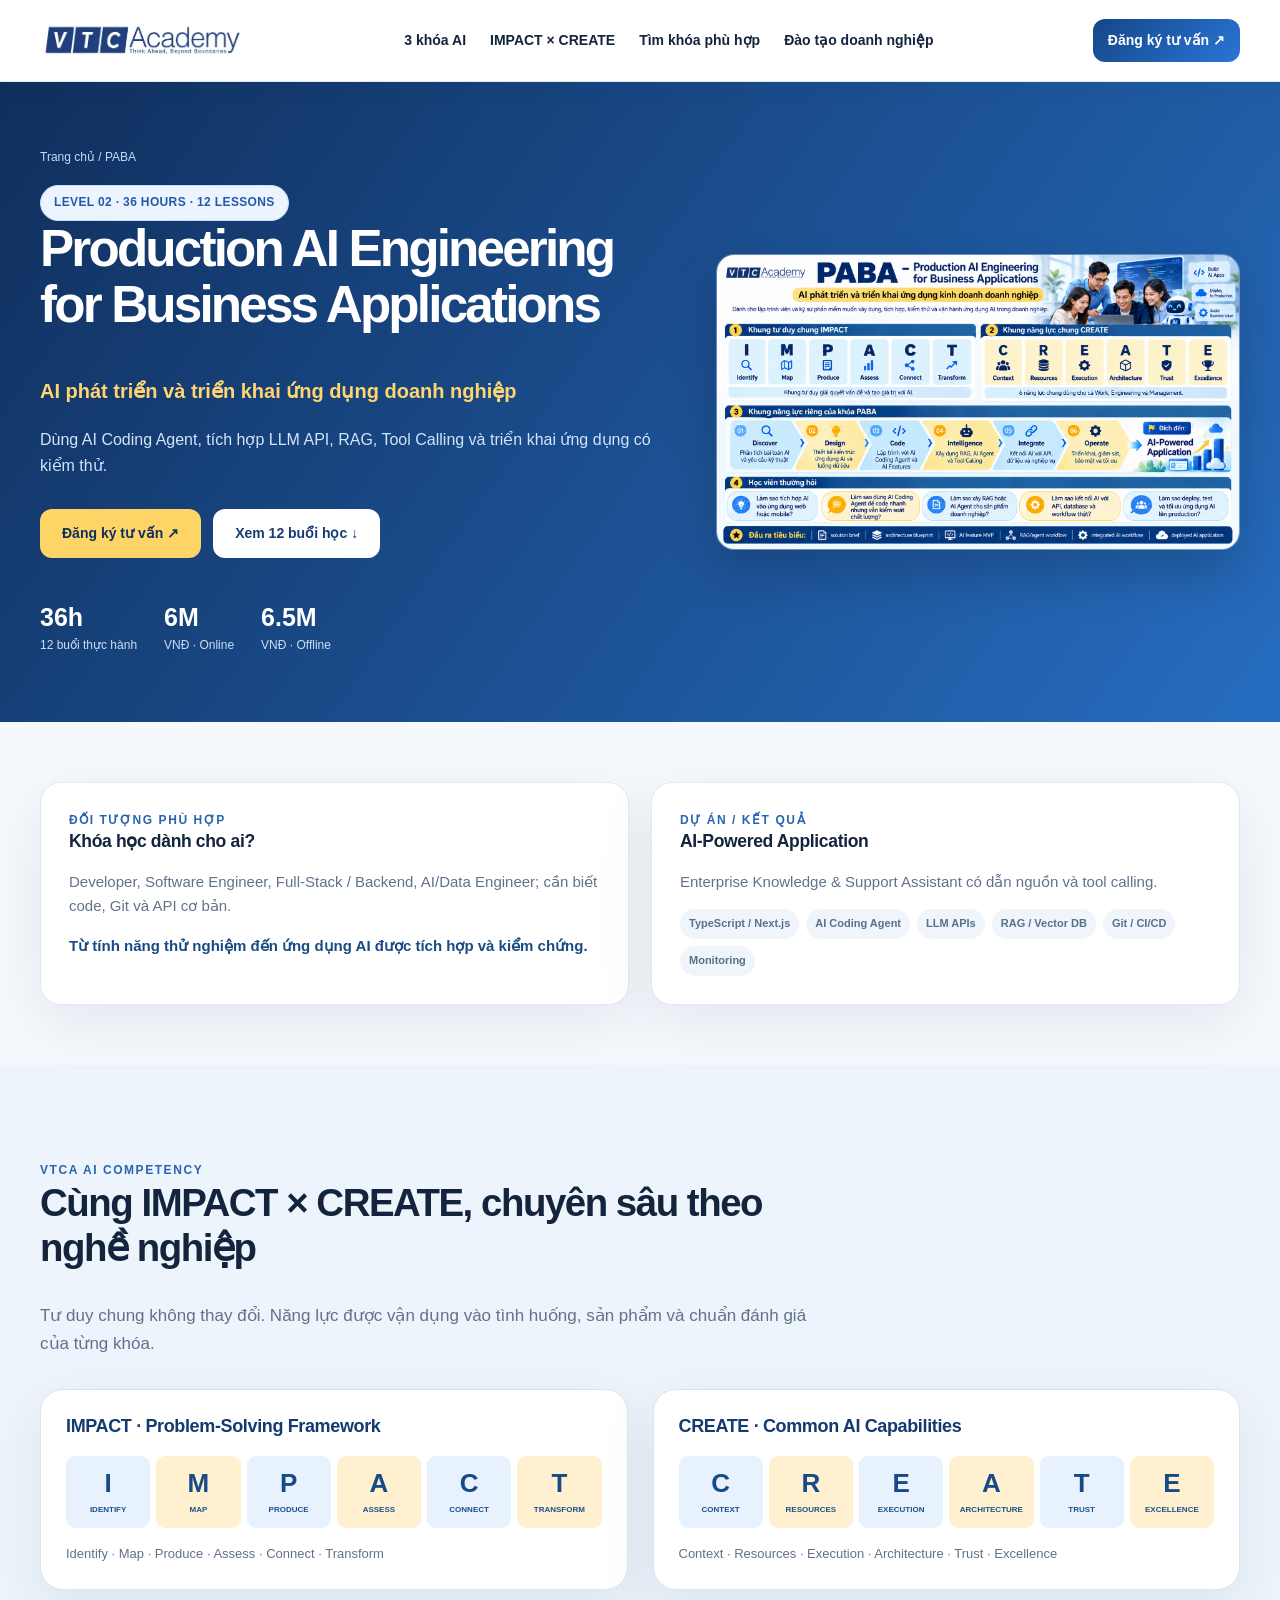
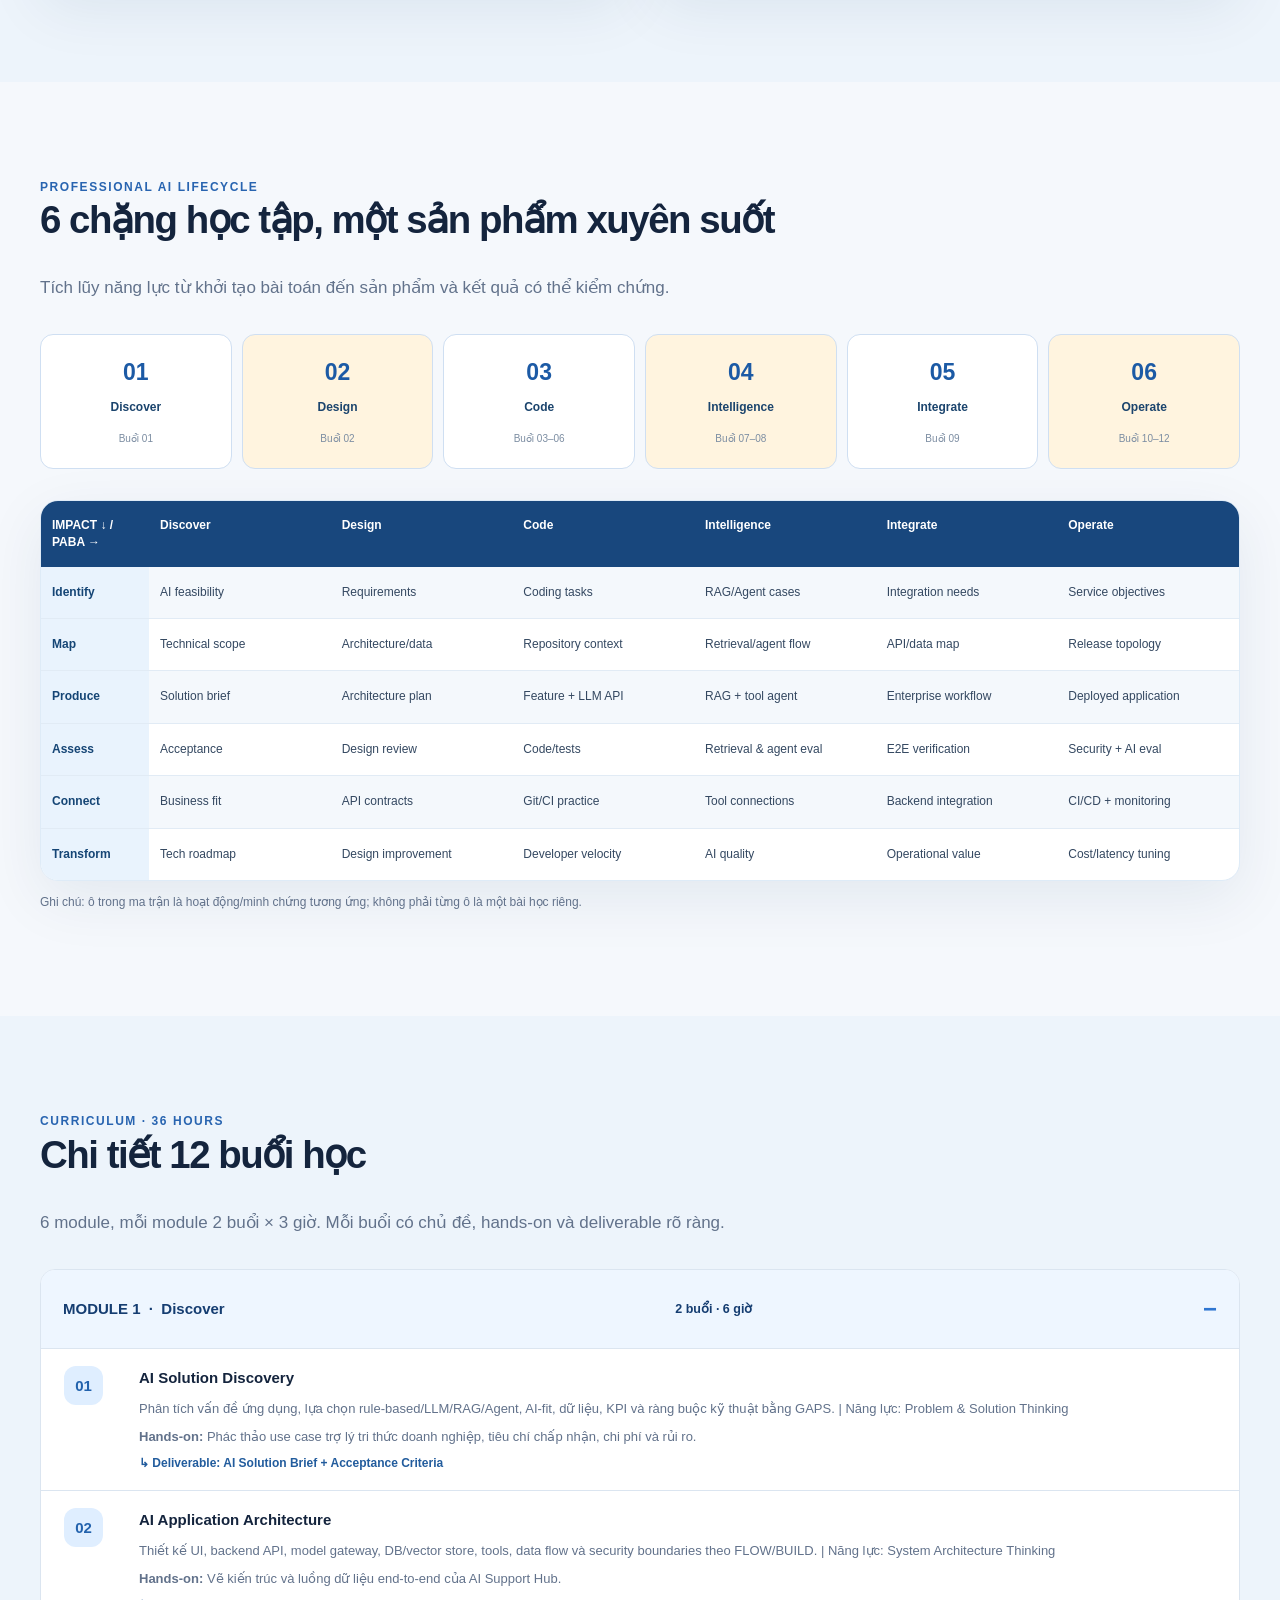
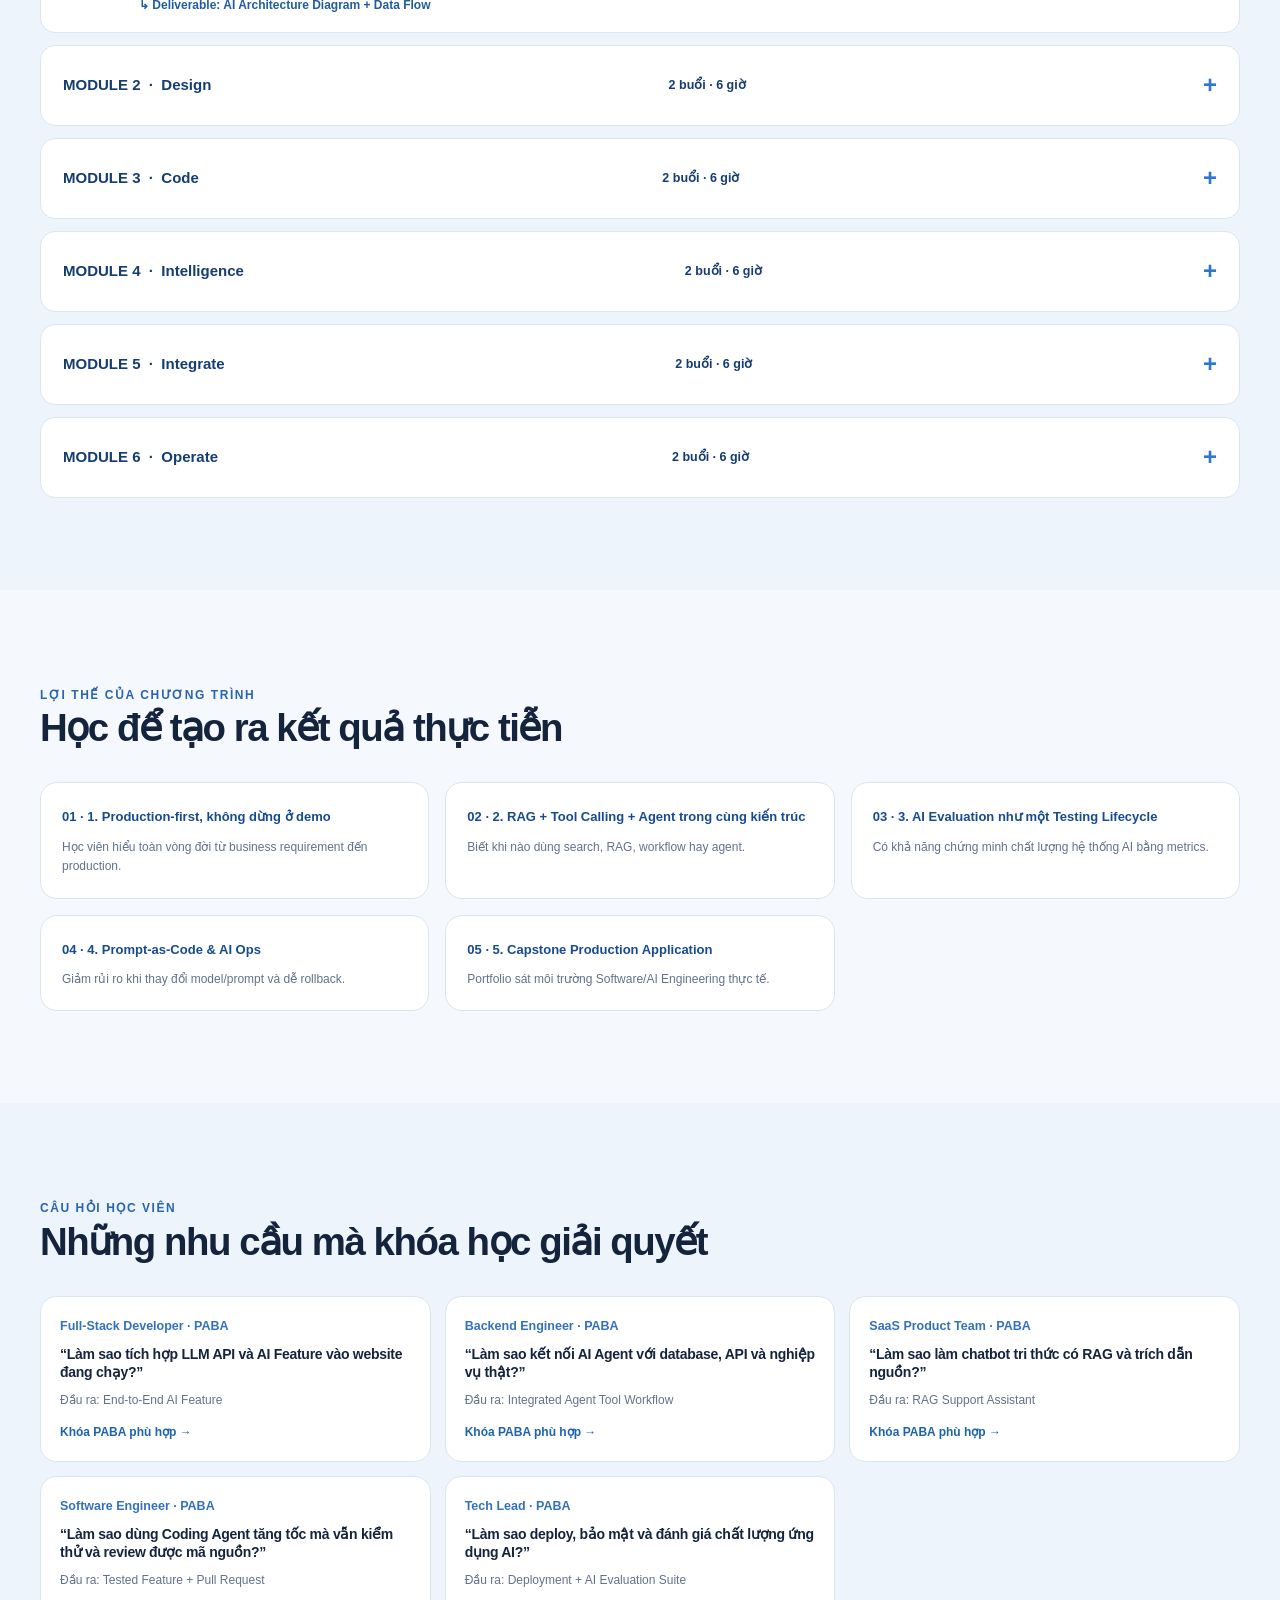
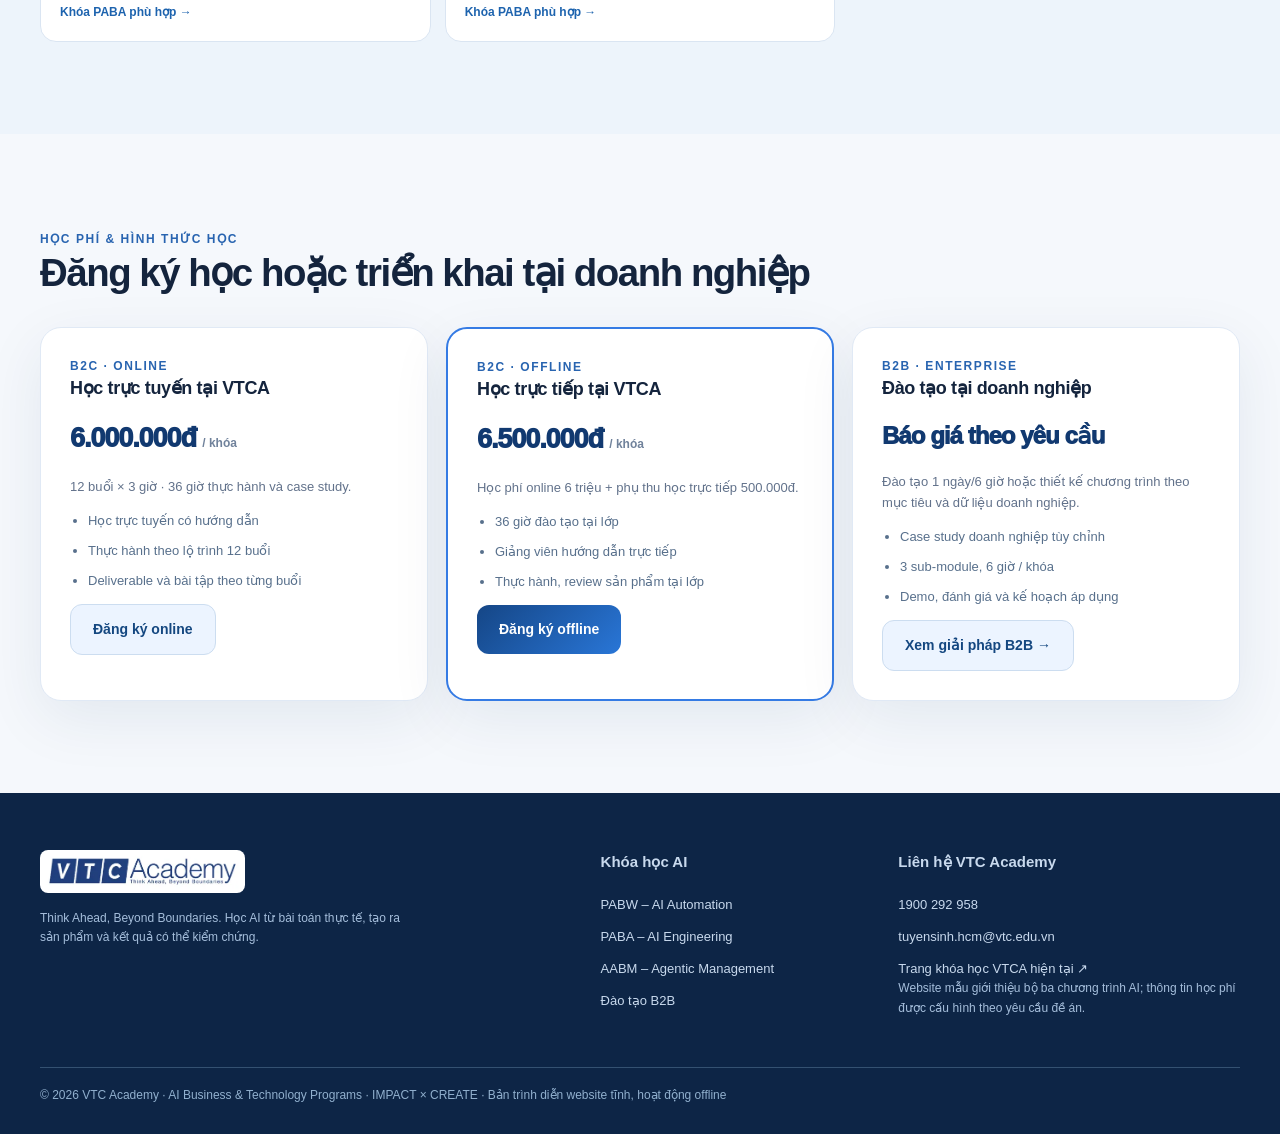
<file: paba.html>
<!doctype html><html lang="vi"><head><meta charset="utf-8"><meta name="viewport" content="width=device-width,initial-scale=1"><meta name="description" content="Chương trình AI 36 giờ VTC Academy, lộ trình IMPACT × CREATE, 12 buổi thực hành, B2C và B2B."><title>AI Programs | VTCA Academy</title><link rel="stylesheet" href="assets/css/style.css"></head><body data-page="course" data-course="paba"><header class="site-header" id="site-header"></header><main><section class="detail-hero" id="detail-hero"></section><section class="section tight"><div class="container"><div id="detail-intro"></div></div></section><section class="section" style="background:#edf4fb"><div class="container"><div class="section-head"><span class="eyebrow">VTCA AI COMPETENCY</span><h2>Cùng IMPACT × CREATE, chuyên sâu theo nghề nghiệp</h2><p>Tư duy chung không thay đổi. Năng lực được vận dụng vào tình huống, sản phẩm và chuẩn đánh giá của từng khóa.</p></div><div class="framework-columns"><div class="fw-frame"><h3>IMPACT · Problem-Solving Framework</h3><div id="detail-impact"></div><p>Identify · Map · Produce · Assess · Connect · Transform</p></div><div class="fw-frame"><h3>CREATE · Common AI Capabilities</h3><div id="detail-create"></div><p>Context · Resources · Execution · Architecture · Trust · Excellence</p></div></div></div></section><section class="section"><div class="container"><div class="section-head"><span class="eyebrow">PROFESSIONAL AI LIFECYCLE</span><h2>6 chặng học tập, một sản phẩm xuyên suốt</h2><p>Tích lũy năng lực từ khởi tạo bài toán đến sản phẩm và kết quả có thể kiểm chứng.</p></div><div class="stepflow" id="detail-steps"></div><div style="margin-top:31px" id="detail-matrix"></div><p style="font-size:12px;margin-top:12px">Ghi chú: ô trong ma trận là hoạt động/minh chứng tương ứng; không phải từng ô là một bài học riêng.</p></div></section><section class="section" id="curriculum" style="background:#edf4fb"><div class="container"><div class="section-head"><span class="eyebrow">CURRICULUM · 36 HOURS</span><h2>Chi tiết 12 buổi học</h2><p>6 module, mỗi module 2 buổi × 3 giờ. Mỗi buổi có chủ đề, hands-on và deliverable rõ ràng.</p></div><div class="modules" id="detail-modules"></div></div></section><section class="section"><div class="container"><div class="section-head"><span class="eyebrow">LỢI THẾ CỦA CHƯƠNG TRÌNH</span><h2>Học để tạo ra kết quả thực tiễn</h2></div><div class="outcome-grid" id="detail-usps"></div></div></section><section class="section" style="background:#edf4fb"><div class="container"><div class="section-head"><span class="eyebrow">CÂU HỎI HỌC VIÊN</span><h2>Những nhu cầu mà khóa học giải quyết</h2></div><div class="question-grid" id="detail-questions"></div></div></section><section class="section"><div class="container"><div class="section-head"><span class="eyebrow">HỌC PHÍ & HÌNH THỨC HỌC</span><h2>Đăng ký học hoặc triển khai tại doanh nghiệp</h2></div><div class="price-grid" id="detail-price"></div></div></section></main><footer class="site-footer" id="site-footer"></footer><script src="assets/js/data.js"></script><script src="assets/js/app.js"></script></body></html>
</file>
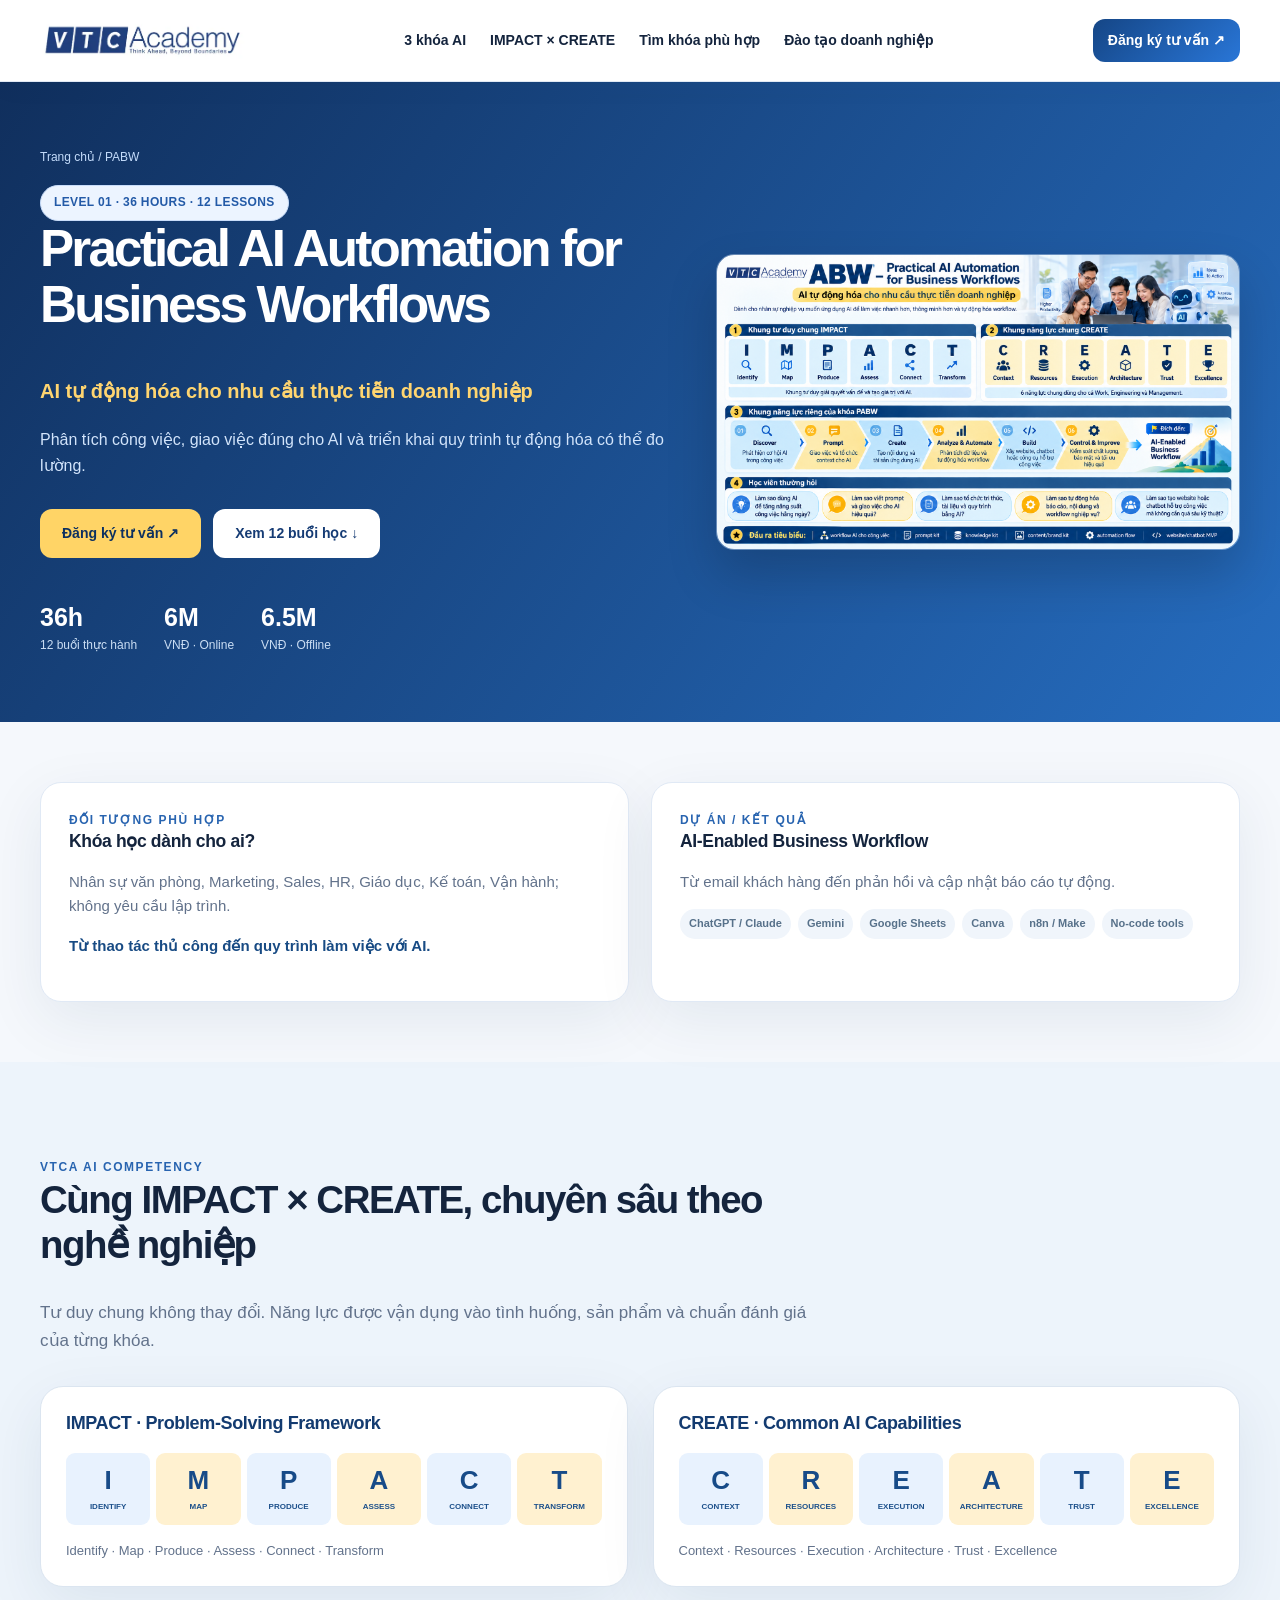
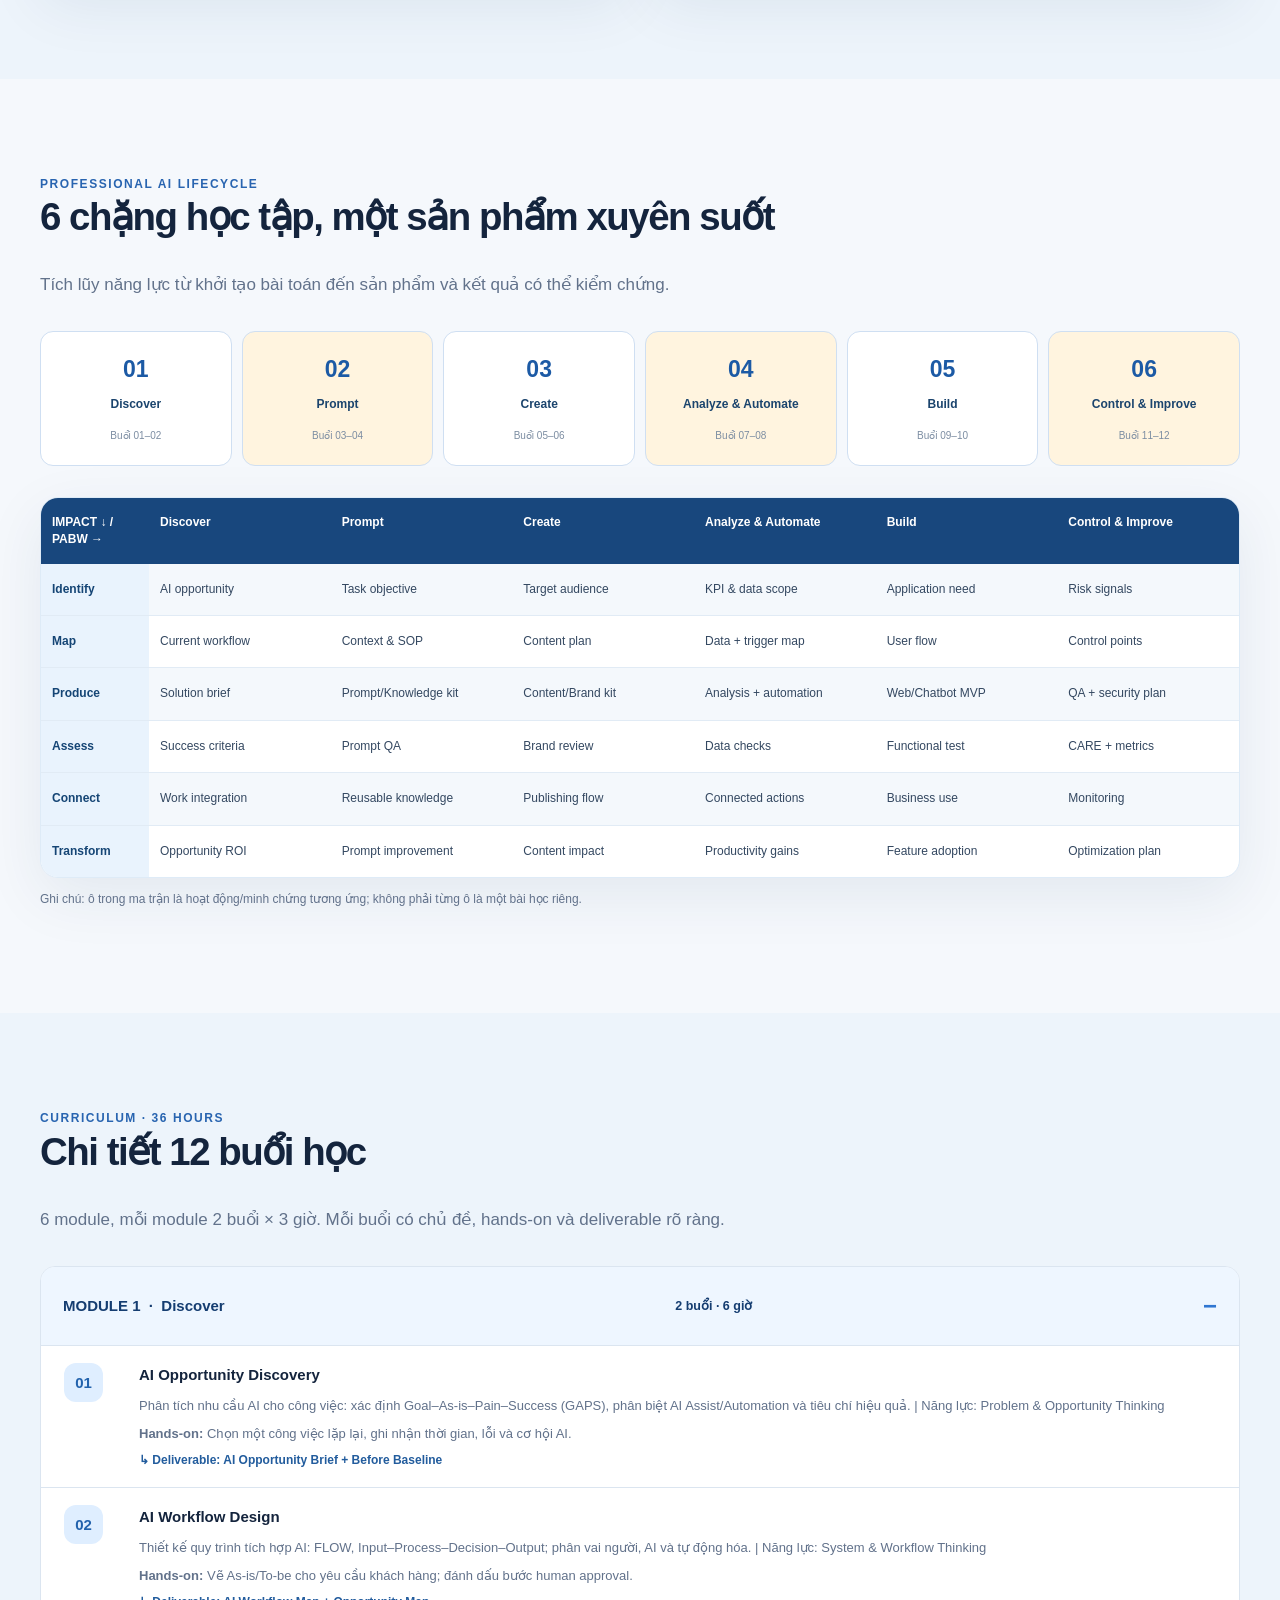
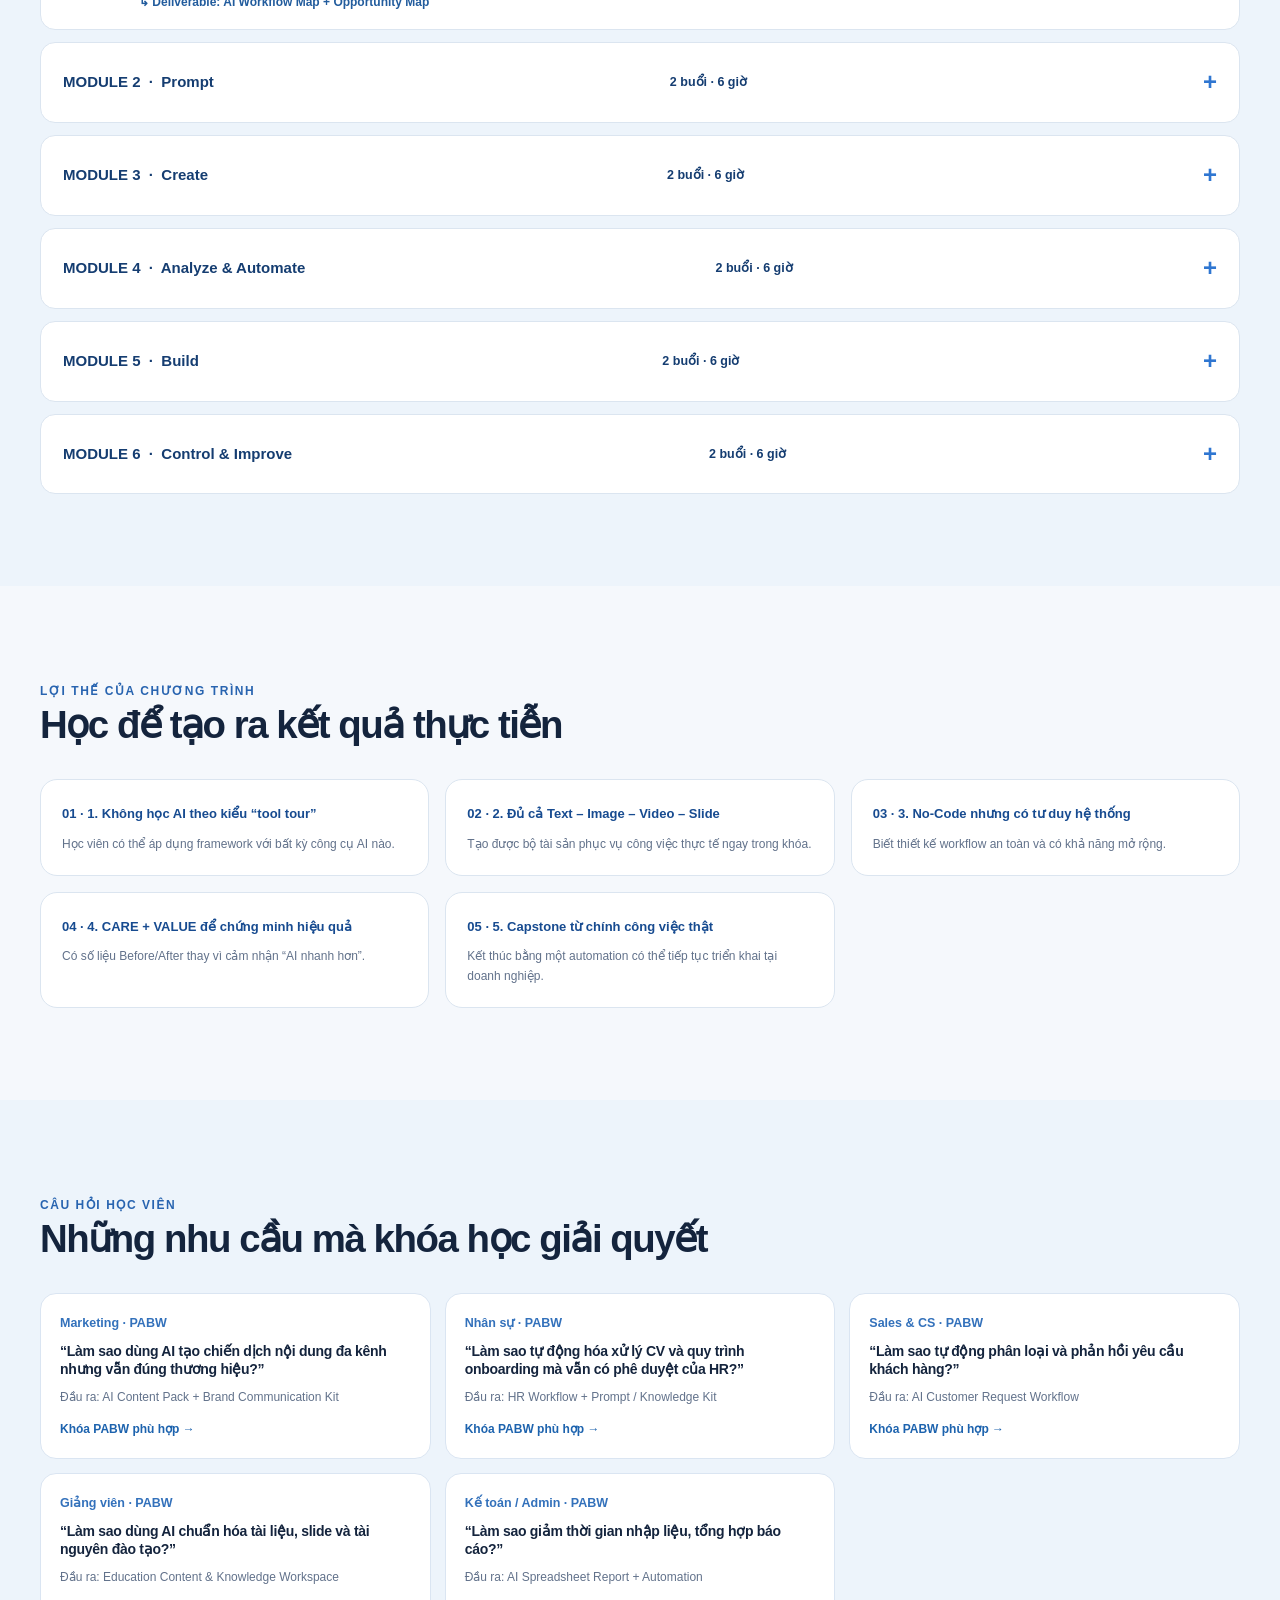
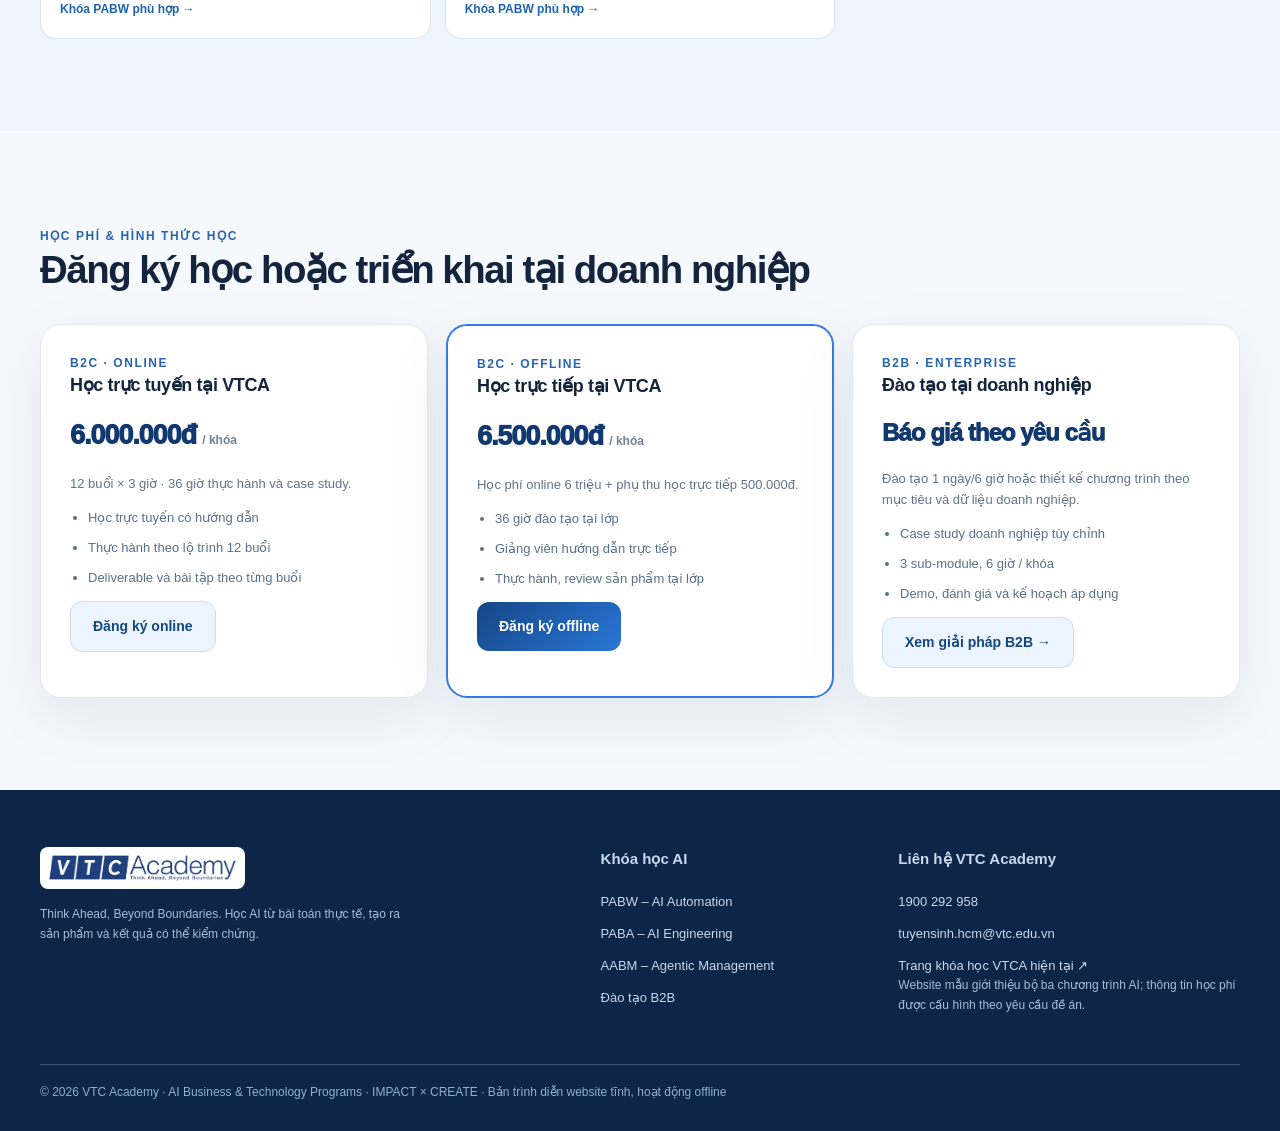
<file: pabw.html>
<!doctype html><html lang="vi"><head><meta charset="utf-8"><meta name="viewport" content="width=device-width,initial-scale=1"><meta name="description" content="Chương trình AI 36 giờ VTC Academy, lộ trình IMPACT × CREATE, 12 buổi thực hành, B2C và B2B."><title>AI Programs | VTCA Academy</title><link rel="stylesheet" href="assets/css/style.css"></head><body data-page="course" data-course="pabw"><header class="site-header" id="site-header"></header><main><section class="detail-hero" id="detail-hero"></section><section class="section tight"><div class="container"><div id="detail-intro"></div></div></section><section class="section" style="background:#edf4fb"><div class="container"><div class="section-head"><span class="eyebrow">VTCA AI COMPETENCY</span><h2>Cùng IMPACT × CREATE, chuyên sâu theo nghề nghiệp</h2><p>Tư duy chung không thay đổi. Năng lực được vận dụng vào tình huống, sản phẩm và chuẩn đánh giá của từng khóa.</p></div><div class="framework-columns"><div class="fw-frame"><h3>IMPACT · Problem-Solving Framework</h3><div id="detail-impact"></div><p>Identify · Map · Produce · Assess · Connect · Transform</p></div><div class="fw-frame"><h3>CREATE · Common AI Capabilities</h3><div id="detail-create"></div><p>Context · Resources · Execution · Architecture · Trust · Excellence</p></div></div></div></section><section class="section"><div class="container"><div class="section-head"><span class="eyebrow">PROFESSIONAL AI LIFECYCLE</span><h2>6 chặng học tập, một sản phẩm xuyên suốt</h2><p>Tích lũy năng lực từ khởi tạo bài toán đến sản phẩm và kết quả có thể kiểm chứng.</p></div><div class="stepflow" id="detail-steps"></div><div style="margin-top:31px" id="detail-matrix"></div><p style="font-size:12px;margin-top:12px">Ghi chú: ô trong ma trận là hoạt động/minh chứng tương ứng; không phải từng ô là một bài học riêng.</p></div></section><section class="section" id="curriculum" style="background:#edf4fb"><div class="container"><div class="section-head"><span class="eyebrow">CURRICULUM · 36 HOURS</span><h2>Chi tiết 12 buổi học</h2><p>6 module, mỗi module 2 buổi × 3 giờ. Mỗi buổi có chủ đề, hands-on và deliverable rõ ràng.</p></div><div class="modules" id="detail-modules"></div></div></section><section class="section"><div class="container"><div class="section-head"><span class="eyebrow">LỢI THẾ CỦA CHƯƠNG TRÌNH</span><h2>Học để tạo ra kết quả thực tiễn</h2></div><div class="outcome-grid" id="detail-usps"></div></div></section><section class="section" style="background:#edf4fb"><div class="container"><div class="section-head"><span class="eyebrow">CÂU HỎI HỌC VIÊN</span><h2>Những nhu cầu mà khóa học giải quyết</h2></div><div class="question-grid" id="detail-questions"></div></div></section><section class="section"><div class="container"><div class="section-head"><span class="eyebrow">HỌC PHÍ & HÌNH THỨC HỌC</span><h2>Đăng ký học hoặc triển khai tại doanh nghiệp</h2></div><div class="price-grid" id="detail-price"></div></div></section></main><footer class="site-footer" id="site-footer"></footer><script src="assets/js/data.js"></script><script src="assets/js/app.js"></script></body></html>
</file>
<file: assets/css/style.css>
:root{--navy:#102d59;--blue:#2156a4;--royal:#3278e6;--sky:#e6f2ff;--yellow:#ffc84b;--ink:#14243d;--muted:#62728b;--line:#dbe5f0;--bg:#f5f8fc;--white:#fff;--radius:21px;--shadow:0 18px 60px rgba(15,46,92,.08)}*{box-sizing:border-box}html{scroll-behavior:smooth}body{margin:0;font-family:Inter,'Segoe UI',Arial,sans-serif;background:var(--bg);color:var(--ink);line-height:1.62;font-size:15px}button,input,select,textarea{font:inherit}button{cursor:pointer}a{text-decoration:none;color:inherit}img{max-width:100%;display:block}h1,h2,h3,h4,p{margin-top:0}h1{font-size:clamp(2.5rem,5vw,4.75rem);line-height:1.09;letter-spacing:-.055em}h2{font-size:clamp(1.75rem,3vw,2.75rem);line-height:1.16;letter-spacing:-.038em}h3{line-height:1.25;letter-spacing:-.02em}p{color:var(--muted)}.container{width:min(1200px,calc(100% - 44px));margin-inline:auto}.section{padding:92px 0}.section.tight{padding:60px 0}.section-head{max-width:780px;margin-bottom:32px}.section-head p{font-size:17px}.eyebrow{color:#2864b0;font-size:12px;letter-spacing:.13em;font-weight:850;text-transform:uppercase}.kicker{display:inline-flex;align-items:center;gap:8px;border:1px solid #c9ddfa;background:#ecf4ff;border-radius:99px;color:#235aa7;padding:7px 13px;font-size:12px;font-weight:800;letter-spacing:.03em}.site-header{background:#fff;position:sticky;top:0;z-index:80;border-bottom:1px solid #e1e9f4;box-shadow:0 6px 25px rgba(17,52,98,.035)}.header-inner{height:81px;display:flex;align-items:center;justify-content:space-between;gap:20px}.logo img{width:205px;height:auto}.desktop-nav{display:flex;align-items:center;gap:24px;font-size:14px;font-weight:680}.desktop-nav a:hover,.foot-links a:hover{color:#2272d5}.header-actions{display:flex;gap:12px;align-items:center}.btn{border:0;display:inline-flex;align-items:center;justify-content:center;gap:9px;padding:13px 22px;border-radius:12px;font-weight:800;font-size:14px;transition:transform .2s,box-shadow .2s;text-align:center}.btn:hover{transform:translateY(-2px);box-shadow:0 9px 26px rgba(31,85,154,.15)}.btn.primary{background:linear-gradient(135deg,#154686,#2976d7);color:#fff}.btn.dark{background:#132f59;color:#fff}.btn.light{background:#ecf4ff;color:#144780;border:1px solid #ccddf0}.btn.white{background:white;color:#153b74}.btn.outline{border:1px solid #d0ddf0;background:white;color:#163d72}.btn.yellow{background:#ffd466;color:#0d3060}.btn.sm{padding:10px 15px}.mobile-toggle{display:none;border:0;background:#eff5fb;border-radius:10px;padding:11px;color:#1b487f}.mobile-nav{display:none;background:#fff;padding:14px 24px;border-top:1px solid var(--line)}.mobile-nav.show{display:grid;gap:12px}.hero{position:relative;overflow:hidden;background:radial-gradient(circle at 77% 28%,#2f77cf 0%,transparent 33%),linear-gradient(117deg,#0e2b57 0%,#164783 62%,#286dd1 100%);color:#fff;padding:84px 0 86px}.hero:before{content:'';position:absolute;width:600px;height:600px;border:1px solid rgba(255,255,255,.11);border-radius:50%;right:-170px;top:-250px;box-shadow:0 0 0 80px rgba(255,255,255,.017),0 0 0 160px rgba(255,255,255,.012)}.hero-grid{display:grid;grid-template-columns:1.05fr .95fr;align-items:center;gap:55px;position:relative}.hero h1{margin:21px 0 22px}.hero h1 span{color:#ffda78}.hero p{color:#d5e6fb;font-size:17px;max-width:650px}.hero-actions{display:flex;gap:12px;flex-wrap:wrap;margin-top:30px}.hero-stats{display:flex;gap:27px;margin-top:44px;flex-wrap:wrap}.hero-stats b{font-size:25px;color:#fff;display:block;line-height:1.2}.hero-stats span{font-size:12px;color:#cbdef4}.hero-visual{border:1px solid rgba(255,255,255,.24);background:linear-gradient(155deg,rgba(255,255,255,.14),rgba(255,255,255,.045));border-radius:27px;padding:22px;box-shadow:0 25px 60px rgba(0,0,0,.12)}.visual-top{display:flex;justify-content:space-between;align-items:center;color:#e4efff;font-size:12px}.lights{display:flex;gap:7px}.lights i{height:9px;width:9px;border-radius:50%;background:#ffcf67}.lights i:nth-child(2){background:#89d3fc}.lights i:nth-child(3){background:#a1e5c0}.visual-center{display:grid;grid-template-columns:1fr 1fr;gap:10px;margin:20px 0}.visual-card{padding:22px 15px;border:1px solid rgba(255,255,255,.14);background:rgba(239,248,255,.1);border-radius:17px}.visual-card b{font-size:38px;color:#fff;letter-spacing:-.04em;display:block}.visual-card span{font-weight:800;font-size:13px}.visual-card p{font-size:12px;margin:5px 0 0}.visual-bottom{padding:14px;background:#fff;color:var(--ink);border-radius:15px;display:flex;justify-content:space-between;gap:12px;font-size:13px;font-weight:780}.visual-bottom span{color:#2b6cc4}.metrics-strip{background:#fff;border-bottom:1px solid var(--line)}.metrics{display:grid;grid-template-columns:repeat(4,1fr);gap:25px;padding:20px 0}.metrics div{display:flex;gap:12px;align-items:center}.metrics i{font-style:normal;font-size:22px}.metrics span{font-size:12px;color:#506580;font-weight:760}.grid3{display:grid;grid-template-columns:repeat(3,1fr);gap:22px}.grid2{display:grid;grid-template-columns:repeat(2,1fr);gap:22px}.card{border:1px solid #e0e9f5;background:#fff;border-radius:var(--radius);box-shadow:var(--shadow)}.course-card{padding:27px;position:relative;display:flex;flex-direction:column;gap:14px;overflow:hidden}.course-card:before{content:'';position:absolute;inset:0 0 auto;height:6px;background:#327ad7}.course-card.violet:before{background:#8e75d9}.course-card.amber:before{background:#df9e2e}.course-card .topline{display:flex;align-items:center;justify-content:space-between}.course-code{font-size:31px;letter-spacing:-.04em;font-weight:950;color:#123b76}.course-level{font-size:11px;font-weight:850;color:#45719a;background:#eff5fb;padding:7px 10px;border-radius:8px}.course-card h3{font-size:18px;margin:0}.course-card .vn{font-size:14px;color:#194e92;font-weight:800}.course-card p{font-size:13px;flex-grow:1}.price{font-size:27px;font-weight:950;letter-spacing:-.04em;color:#113970}.price small{color:#70829b;font-size:12px;font-weight:650;letter-spacing:0}.chip-row{display:flex;gap:7px;flex-wrap:wrap}.chip{display:inline-block;border-radius:99px;padding:6px 9px;background:#f0f5fb;color:#57718a;font-size:11px;font-weight:760}.card-footer{display:flex;gap:9px;margin-top:auto}.card-footer .btn{flex:1;padding:11px}.fw-frame{background:#fff;border:1px solid var(--line);padding:25px;border-radius:23px;box-shadow:var(--shadow)}.letter-row{display:grid;grid-template-columns:repeat(6,minmax(0,1fr));gap:10px}.letter{border-radius:13px;background:#e4f1fc;text-align:center;padding:23px 4px 19px;min-width:0}.letter:nth-child(even){background:#fff2d6}.letter strong{font-size:clamp(32px,4.4vw,58px);color:#143e74;display:block;line-height:1}.letter span{display:block;margin-top:12px;font-size:clamp(9px,1.18vw,13px);font-weight:900;text-transform:uppercase;color:#214973;overflow-wrap:anywhere}.framework-columns{display:grid;grid-template-columns:1fr 1fr;gap:25px}.framework-columns .fw-frame h3{font-size:18px;color:#133b70}.framework-columns p{margin:15px 0 0;font-size:13px}.framework-small{display:grid;grid-template-columns:repeat(6,minmax(0,1fr));gap:6px}.framework-small div{border-radius:9px;background:#e8f2fe;text-align:center;padding:14px 2px 11px}.framework-small div:nth-child(even){background:#fff1d0}.framework-small b{font-size:26px;display:block;color:#174b88;line-height:1}.framework-small span{font-size:8px;font-weight:900;color:#1c508b;text-transform:uppercase;display:block;margin-top:8px}.matrix-overflow{overflow-x:auto;border:1px solid #deebf7;border-radius:18px;background:white;box-shadow:var(--shadow)}.matrix-table{border-collapse:collapse;width:100%;min-width:860px;table-layout:fixed;font-size:12px}.matrix-table th{background:#18477d;color:white;text-align:left;padding:16px 11px;vertical-align:top;line-height:1.4}.matrix-table th:first-child{width:108px}.matrix-table td{padding:17px 11px;vertical-align:top;border-bottom:1px solid #e1ebf5;line-height:1.45;color:#344861}.matrix-table tr:nth-child(odd) td{background:#f4f8fc}.matrix-table tr td:first-child{font-weight:850;color:#154575;background:#e9f3fd}.matrix-table tr:last-child td{border-bottom:0}.matrix-tabs,.filter-chips{display:flex;gap:9px;flex-wrap:wrap;margin:25px 0 20px}.tab{border-radius:99px;padding:10px 16px;border:1px solid #ccd9e9;background:#fff;color:#385a80;font-weight:800;font-size:13px}.tab.active{background:#164b8e;color:#fff;border-color:#164b8e}.quiz{background:linear-gradient(135deg,#eff6fe,#fff);border:1px solid #d7e8f9;border-radius:26px;padding:29px;box-shadow:var(--shadow)}.quiz-controls{display:grid;grid-template-columns:1fr 1fr;gap:13px}.field{display:grid;gap:7px}.field label{font-size:12px;font-weight:850;color:#2e4b6d}.field select,.field input,.field textarea{width:100%;padding:13px 14px;border:1px solid #cddbed;border-radius:12px;background:#fff;color:#173457;outline-color:#2d7be7}.recommend{margin-top:17px;border-radius:16px;padding:17px;background:#fff;border:1px solid #d8e7f8;display:none}.recommend.show{display:block}.recommend .match{color:#2e7ace;font-weight:850;text-transform:uppercase;font-size:11px}.question-grid{display:grid;grid-template-columns:repeat(3,1fr);gap:14px}.question{padding:19px;border:1px solid #dae5f2;background:white;border-radius:16px;display:flex;flex-direction:column}.question small{color:#3371bb;font-weight:900}.question h3{font-size:14px;margin:10px 0;flex:1}.question p{font-size:12px;margin:0 0 12px}.question a{font-size:12px;color:#1d63ae;font-weight:850}.case-grid{display:grid;grid-template-columns:repeat(3,1fr);gap:17px}.case-card{background:#fff;border:1px solid var(--line);border-radius:17px;padding:21px}.case-card h3{font-size:15px;margin:6px 0}.case-card p{font-size:13px}.case-card .out{border-radius:10px;background:#ecf5ff;color:#245990;padding:9px;font-weight:750;font-size:12px}.feature-panel{padding:35px;border-radius:25px;background:linear-gradient(130deg,#123866,#1d67ba);color:white}.feature-panel p{color:#d9eaff}.feature-panel .btn{margin-top:10px}.price-grid{display:grid;grid-template-columns:repeat(3,1fr);gap:18px}.price-card{padding:29px}.price-card.featured{border:2px solid #357be4}.price-card h3{font-size:18px}.price-card p{font-size:13px}.price-card .price{margin:15px 0}.price-card ul,.plain-list{padding-left:18px;color:#58708c;font-size:13px}.price-card li,.plain-list li{margin-bottom:9px}.detail-hero{background:linear-gradient(125deg,#102f5d,#266dc0);color:white;padding:66px 0}.detail-hero-grid{display:grid;grid-template-columns:1.1fr .9fr;gap:35px;align-items:center}.detail-hero h1{font-size:clamp(2.2rem,4vw,3.55rem)}.detail-hero p{color:#d2e4fb;font-size:16px}.detail-image{border-radius:18px;border:1px solid rgba(255,255,255,.33);box-shadow:0 25px 50px rgba(0,0,0,.18)}.breadcrumb{font-size:12px;color:#c4dcfb;margin-bottom:18px}.breadcrumb a:hover{text-decoration:underline}.outline-head{display:flex;justify-content:space-between;align-items:center;gap:12px;margin-bottom:18px}.modules{display:grid;gap:12px}.module{background:white;border:1px solid var(--line);border-radius:15px;overflow:hidden}.module summary{list-style:none;cursor:pointer;display:flex;justify-content:space-between;align-items:center;gap:10px;padding:20px 22px;font-weight:850;color:#153d71}.module summary::-webkit-details-marker{display:none}.module summary:after{content:'+';font-size:24px;color:#2f76d1}.module[open] summary:after{content:'−'}.module[open] summary{background:#eef6ff}.lesson{padding:17px 23px;border-top:1px solid var(--line);display:grid;grid-template-columns:58px 1fr;gap:17px}.lesson-no{height:39px;width:39px;border-radius:12px;background:#dfeeff;color:#2262ad;display:grid;place-items:center;font-weight:900}.lesson h4{font-size:15px;margin:0 0 7px}.lesson p{font-size:13px;margin:0 0 7px}.lesson .deliver{color:#225c9d;font-size:12px;font-weight:800}.outcome-grid{display:grid;grid-template-columns:repeat(3,1fr);gap:16px}.outcome{background:white;padding:21px;border:1px solid var(--line);border-radius:17px}.outcome b{color:#174b90;font-size:13px}.outcome p{font-size:12px;margin:9px 0 0}.stepflow{display:grid;grid-template-columns:repeat(6,minmax(0,1fr));gap:10px}.step{position:relative;background:#fff;border:1px solid #cfdff2;border-radius:13px;padding:19px 12px;text-align:center}.step:nth-child(even){background:#fff4df}.step b{display:block;font-size:23px;color:#1c5aa5}.step h4{font-size:12px;margin:7px 0;color:#1b446d;overflow-wrap:anywhere}.step small{font-size:10px;color:#7c8da2}.b2b-top{padding:76px 0;background:#0c2d59;color:#fff}.b2b-top h1{font-size:clamp(2.2rem,4vw,3.8rem)}.b2b-top p{color:#d4e6fa}.b2b-card{padding:29px}.b2b-card h3{font-size:19px}.b2b-card p{font-size:13px}.b2b-card .flow{padding:13px;background:#eef6ff;color:#215e9e;border-radius:11px;font-size:12px;font-weight:750}.b2b-card ol{padding-left:20px;color:#456581;font-size:13px}.b2b-card li{margin-bottom:7px}.faq{display:grid;gap:12px}.faq details{padding:18px 20px;background:white;border:1px solid var(--line);border-radius:14px}.faq summary{cursor:pointer;font-weight:850;color:#153f73}.faq p{font-size:13px;margin:12px 0 0}.contact-band{background:linear-gradient(115deg,#16467f,#2778d1);padding:52px 0;color:white}.contact-band .container{display:flex;align-items:center;justify-content:space-between;gap:30px}.contact-band p{color:#dceaff;margin-bottom:0}.site-footer{background:#0d2546;color:#c8d9ed;padding:57px 0 28px}.site-footer .columns{display:grid;grid-template-columns:2fr 1fr 1.3fr;gap:35px}.site-footer .logo img{background:#fff;border-radius:8px;padding:4px}.site-footer p,.site-footer small{color:#a5bedb;font-size:12px}.foot-links{display:grid;gap:11px;font-size:13px}.footer-bottom{border-top:1px solid #345171;margin-top:37px;padding-top:18px;color:#91b0ce;font-size:12px}.modal-backdrop{position:fixed;inset:0;background:rgba(11,26,50,.68);z-index:150;display:none;align-items:center;justify-content:center;padding:20px}.modal-backdrop.open{display:flex}.modal{background:white;border-radius:22px;max-width:590px;width:100%;max-height:90vh;overflow:auto;padding:28px;box-shadow:0 30px 80px rgba(0,0,0,.3)}.modal header{display:flex;justify-content:space-between;align-items:center;gap:10px}.modal h2{font-size:26px;margin:0}.close-btn{border:0;border-radius:9px;background:#eaf1fa;color:#1f4570;font-size:24px;width:37px;height:37px}.form-grid{display:grid;grid-template-columns:1fr 1fr;gap:15px}.span2{grid-column:1/-1}.form-footer{display:flex;gap:10px;flex-wrap:wrap;margin-top:17px}.notice{font-size:12px;color:#657b93;background:#f1f6fb;border-radius:12px;padding:12px}.hide{display:none!important}@media(max-width:1000px){.desktop-nav{display:none}.mobile-toggle{display:block}.hero-grid,.detail-hero-grid{grid-template-columns:1fr}.hero-visual{max-width:710px}.grid3,.question-grid,.case-grid{grid-template-columns:repeat(2,1fr)}.framework-columns{grid-template-columns:1fr}.stepflow{grid-template-columns:repeat(3,1fr)}.site-footer .columns{grid-template-columns:1.5fr 1fr}.metrics{grid-template-columns:repeat(2,1fr)}}@media(max-width:650px){.container{width:min(100% - 28px,1200px)}.section{padding:56px 0}.header-inner{height:70px}.logo img{width:165px}.header-actions .btn{display:none}.hero{padding:60px 0}.hero-stats{gap:18px}.grid3,.grid2,.question-grid,.case-grid,.price-grid,.outcome-grid{grid-template-columns:1fr}.quiz-controls,.form-grid{grid-template-columns:1fr}.span2{grid-column:auto}.metrics{grid-template-columns:1fr 1fr;gap:16px}.letter-row{gap:4px}.letter{padding:16px 2px 12px;border-radius:8px}.letter span{font-size:8px}.framework-small{gap:3px}.framework-small div{padding:11px 1px}.framework-small span{font-size:7px}.stepflow{grid-template-columns:repeat(2,1fr)}.contact-band .container{display:block}.contact-band .btn{margin-top:22px}.site-footer .columns{grid-template-columns:1fr}.card-footer{flex-wrap:wrap}.header-actions{gap:4px}.module summary{font-size:13px;padding:14px}.modal{padding:19px}.visual-card b{font-size:28px}}@media(prefers-reduced-motion:reduce){html{scroll-behavior:auto}.btn{transition:none}}
</file>
